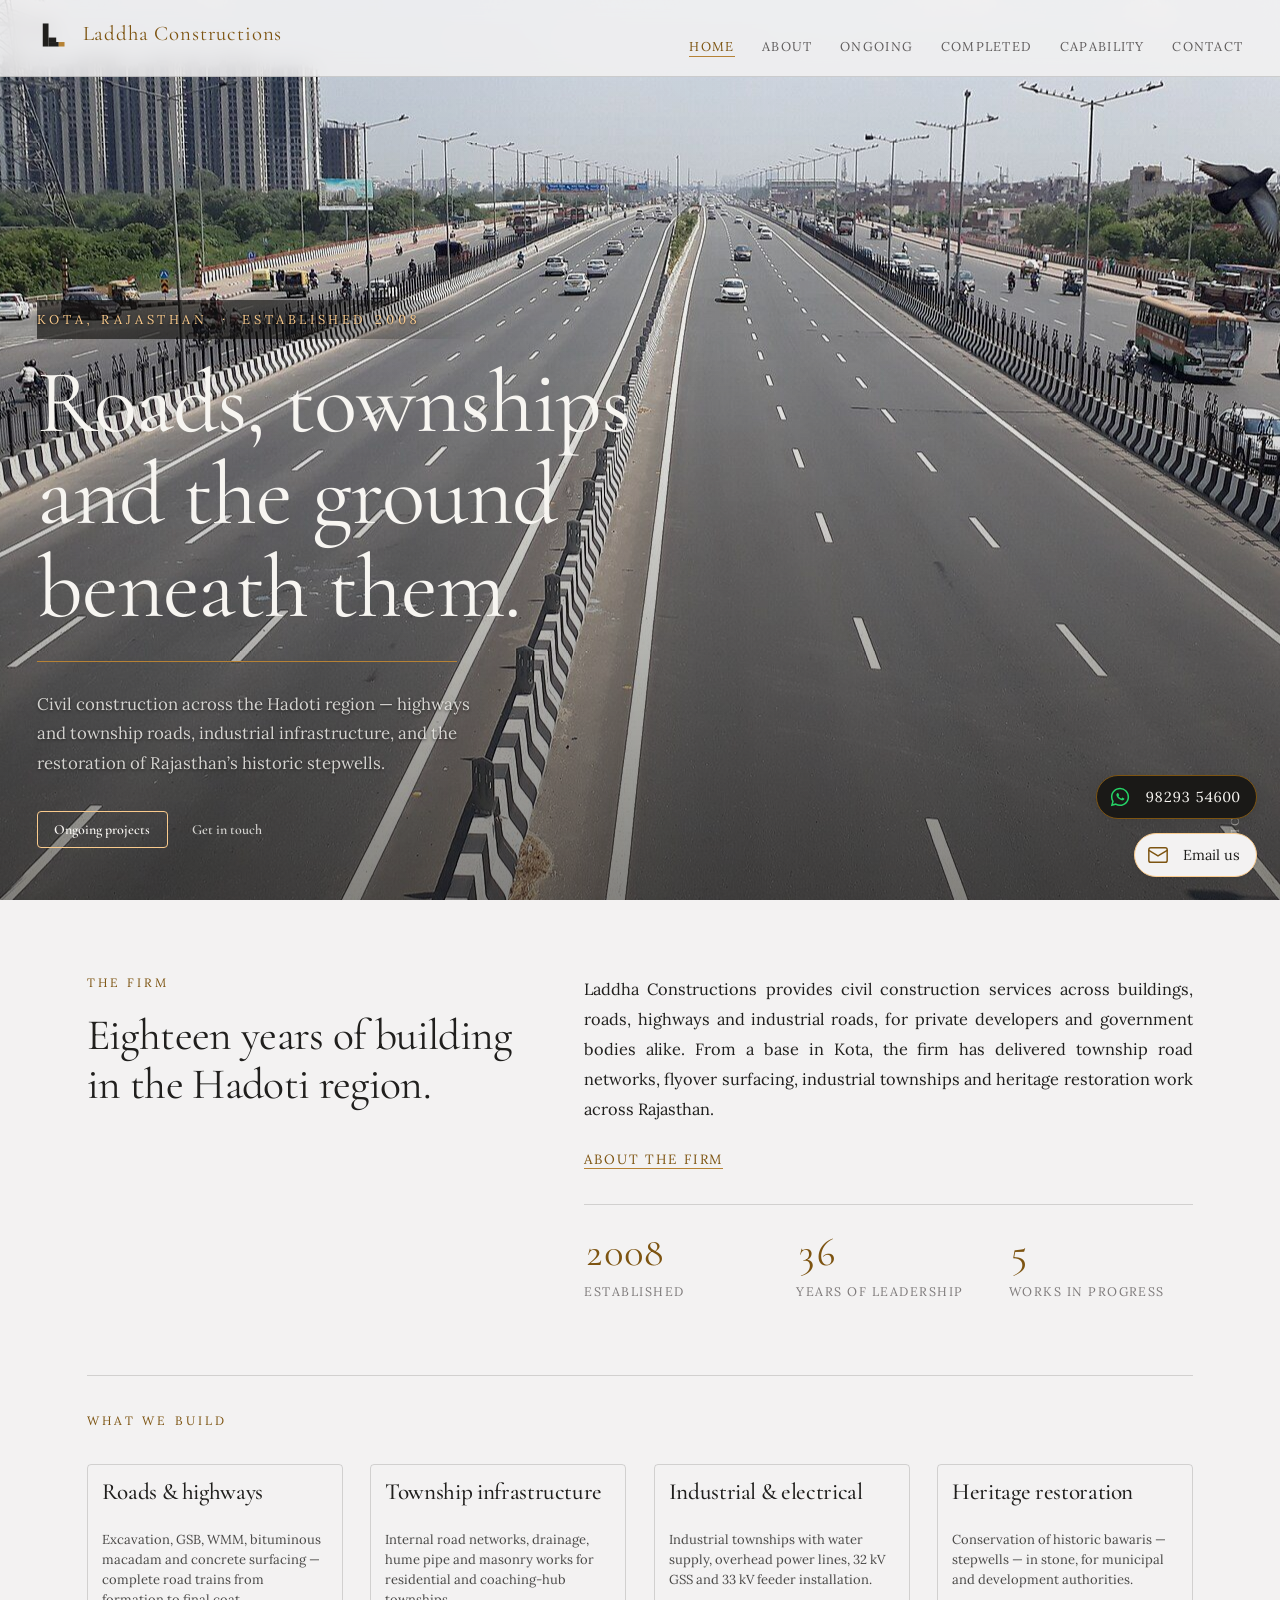
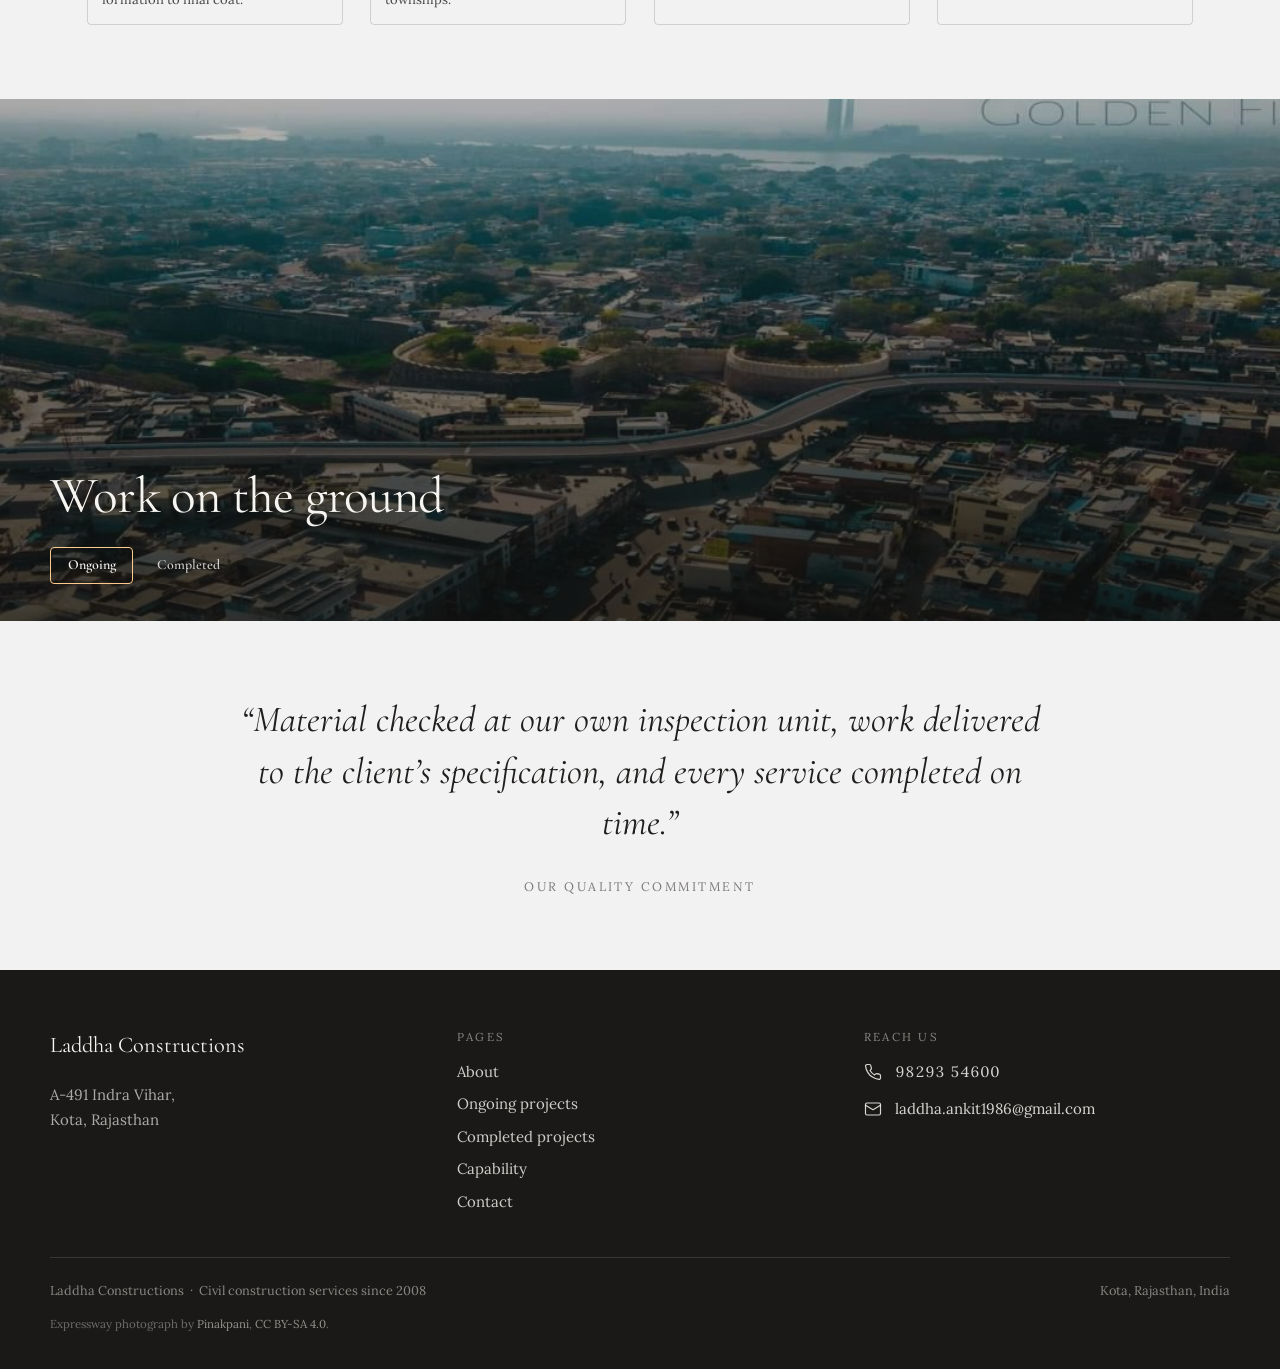
<file: index.html>
<!DOCTYPE html>
<html lang="en" class="no-js">
<head>
<meta charset="utf-8">
<meta name="viewport" content="width=device-width, initial-scale=1">
<!-- seo:start -->
<title>Laddha Constructions — Civil Contractors in Kota, Rajasthan</title>
<meta name="description" content="Civil construction across the Hadoti region since 2008 — highways, township roads, industrial infrastructure and stepwell restoration.">
<link rel="canonical" href="https://laddhaconstructions.com/">
<meta name="robots" content="index, follow, max-image-preview:large, max-snippet:-1, max-video-preview:-1">
<meta name="author" content="Laddha Constructions">
<meta name="geo.region" content="IN-RJ">
<meta name="geo.placename" content="Kota, Rajasthan">
<meta property="og:type" content="website">
<meta property="og:site_name" content="Laddha Constructions">
<meta property="og:locale" content="en_IN">
<meta property="og:title" content="Laddha Constructions — Civil Contractors in Kota, Rajasthan">
<meta property="og:description" content="Civil construction across the Hadoti region since 2008 — highways, township roads, industrial infrastructure and stepwell restoration.">
<meta property="og:url" content="https://laddhaconstructions.com/">
<meta property="og:image" content="https://laddhaconstructions.com/assets/photo-p7-1.jpg">
<meta property="og:image:width" content="1264">
<meta property="og:image:height" content="500">
<meta property="og:image:alt" content="Cement plant at Kota with silos and conveyor gallery under a bright sky">
<meta name="twitter:card" content="summary_large_image">
<meta name="twitter:title" content="Laddha Constructions — Civil Contractors in Kota, Rajasthan">
<meta name="twitter:description" content="Civil construction across the Hadoti region since 2008 — highways, township roads, industrial infrastructure and stepwell restoration.">
<meta name="twitter:image" content="https://laddhaconstructions.com/assets/photo-p7-1.jpg">
<meta name="twitter:image:alt" content="Cement plant at Kota with silos and conveyor gallery under a bright sky">
<meta name="theme-color" content="#1a1917">
<link rel="icon" href="assets/brand/laddha-favicon.svg" type="image/svg+xml">
<link rel="icon" href="assets/brand/favicon-32.png" sizes="32x32" type="image/png">
<link rel="icon" href="assets/brand/favicon-192.png" sizes="192x192" type="image/png">
<link rel="apple-touch-icon" href="assets/brand/apple-touch-icon-180.png">
<script type="application/ld+json">
{
  "@context": "https://schema.org",
  "@type": "GeneralContractor",
  "@id": "https://laddhaconstructions.com/#organization",
  "name": "Laddha Constructions",
  "url": "https://laddhaconstructions.com/",
  "logo": "https://laddhaconstructions.com/assets/brand/favicon-512.png",
  "image": "https://laddhaconstructions.com/assets/photo-p6-1.jpg",
  "description": "Civil construction firm in Kota, Rajasthan, delivering roads and highways, township infrastructure, industrial site works with electrical scope, buildings, industrial concrete and heritage stepwell restoration.",
  "foundingDate": "2008",
  "telephone": "+91-98293-54600",
  "email": "laddha.ankit1986@gmail.com",
  "address": {
    "@type": "PostalAddress",
    "streetAddress": "A-491 Indra Vihar",
    "addressLocality": "Kota",
    "addressRegion": "Rajasthan",
    "addressCountry": "IN"
  },
  "areaServed": [
    {
      "@type": "AdministrativeArea",
      "name": "Hadoti region, Rajasthan"
    },
    {
      "@type": "City",
      "name": "Kota"
    },
    {
      "@type": "City",
      "name": "Bundi"
    },
    {
      "@type": "City",
      "name": "Bhilwara"
    },
    {
      "@type": "City",
      "name": "Jaipur"
    },
    {
      "@type": "State",
      "name": "Rajasthan"
    }
  ],
  "knowsAbout": [
    "Road and highway construction",
    "Granular sub-base and wet mix macadam",
    "Bituminous macadam surfacing",
    "Township road networks and drainage",
    "Industrial site infrastructure",
    "33 kV feeder and GSS installation",
    "M-35 industrial concrete paving",
    "Bawari (stepwell) heritage restoration"
  ],
  "founder": {
    "@type": "Person",
    "name": "Ashok Laddha"
  },
  "hasMap": "https://www.google.com/maps/place/Laddha+Constructions/@25.1433019,75.843112,17z/data=!4m6!3m5!1s0x396f850041659251:0x3937f217c7374e6b!8m2!3d25.1433019!4d75.843112!16s%2Fg%2F11ntks3732",
  "geo": {
    "@type": "GeoCoordinates",
    "latitude": 25.1433019,
    "longitude": 75.843112
  },
  "sameAs": [
    "https://wa.me/919829354600",
    "https://www.google.com/maps/place/Laddha+Constructions/@25.1433019,75.843112,17z/data=!4m6!3m5!1s0x396f850041659251:0x3937f217c7374e6b!8m2!3d25.1433019!4d75.843112!16s%2Fg%2F11ntks3732"
  ]
}
</script>
<script type="application/ld+json">
{
  "@context": "https://schema.org",
  "@type": "BreadcrumbList",
  "itemListElement": [
    {
      "@type": "ListItem",
      "position": 1,
      "name": "Home",
      "item": "https://laddhaconstructions.com/"
    }
  ]
}
</script>
<!-- seo:end -->
<link rel="stylesheet" href="ds/styles.css">
<link rel="stylesheet" href="assets/css/site.css">
</head>
<body>

<header class="site-header site-header--home">
  <a class="site-brand" href="index.html"><img class="site-mark" src="assets/brand/laddha-favicon.svg" alt="" width="30" height="30" aria-hidden="true"><span class="site-brand-text">Laddha <span>Constructions</span></span></a>
  <input class="nav-toggle" type="checkbox" id="nav-toggle" aria-label="Toggle navigation">
  <label class="nav-toggle-label" for="nav-toggle" aria-hidden="true">
    <svg viewBox="0 0 24 24" width="22" height="22" fill="none" stroke="currentColor" stroke-width="1.6" stroke-linecap="round"><path d="M3 6h18M3 12h18M3 18h18"></path></svg>
  </label>
  <nav class="site-nav" aria-label="Primary">
    <a href="index.html" aria-current="page">Home</a>
    <a href="about.html">About</a>
    <a href="ongoing-projects.html">Ongoing</a>
    <a href="completed-projects.html">Completed</a>
    <a href="capability.html">Capability</a>
    <a href="contact.html">Contact</a>
  </nav>
</header>

<main>

  <section class="hero hero--home">
    <div class="hero-frame">
      <!-- Three slides crossfading on a 27s cycle. Only the first carries alt
           text: the other two are decorative repeats of the same idea, and a
           screen reader announcing all three would be noise. -->
      <img src="assets/photo-p7-1.jpg" alt="Cement plant at Kota with silos and conveyor gallery under a bright sky" fetchpriority="high" decoding="async">
      <img src="assets/hero-buildings.jpg" alt="" aria-hidden="true" loading="lazy" decoding="async">
      <img src="assets/hero-highway.jpg" alt="" aria-hidden="true" loading="lazy" decoding="async">
    </div>
    <div class="hero-scrim"></div>
    <div class="hero-copy">
      <p class="hero-kicker">Kota, Rajasthan &nbsp;·&nbsp; Established 2008</p>
      <h1 class="hero-title">Roads, townships<br>and the ground<br>beneath them.</h1>
      <div class="hero-rule"></div>
      <p class="hero-lede">Civil construction across the Hadoti region — highways and township roads, industrial infrastructure, and the restoration of Rajasthan&rsquo;s historic stepwells.</p>
      <div class="hero-actions">
        <a href="ongoing-projects.html" class="btn btn-primary btn-on-dark">Ongoing projects</a>
        <a href="contact.html" class="btn btn-ghost btn-ghost-on-dark">Get in touch</a>
      </div>
    </div>
    <div class="hero-scroll" aria-hidden="true">Scroll</div>
  </section>

  <section class="section">
    <div class="split split--firm">
      <div data-reveal>
        <p class="kicker">The firm</p>
        <h2 class="h-section">Eighteen years of building in the Hadoti region.</h2>
      </div>
      <div data-reveal style="animation-delay: .18s;">
        <p class="prose">Laddha Constructions provides civil construction services across buildings, roads, highways and industrial roads, for private developers and government bodies alike. From a base in Kota, the firm has delivered township road networks, flyover surfacing, industrial townships and heritage restoration work across Rajasthan.</p>
        <a href="about.html" class="link-more">About the firm</a>
        <div class="stats">
          <div>
            <p class="stat-figure">2008</p>
            <p class="stat-label">Established</p>
          </div>
          <div>
            <p class="stat-figure">36</p>
            <p class="stat-label">Years of leadership</p>
          </div>
          <div>
            <p class="stat-figure">5</p>
            <p class="stat-label">Works in progress</p>
          </div>
        </div>
      </div>
    </div>
  </section>

  <section class="section section--top-flush">
    <div class="section-rule" data-reveal>
      <p class="kicker kicker--loose">What we build</p>
      <div class="cards">
        <div class="card" data-reveal>
          <h3 class="card-title h-card">Roads &amp; highways</h3>
          <p class="card-body">Excavation, GSB, WMM, bituminous macadam and concrete surfacing — complete road trains from formation to final coat.</p>
        </div>
        <div class="card" data-reveal style="animation-delay: .12s;">
          <h3 class="card-title h-card">Township infrastructure</h3>
          <p class="card-body">Internal road networks, drainage, hume pipe and masonry works for residential and coaching-hub townships.</p>
        </div>
        <div class="card" data-reveal style="animation-delay: .24s;">
          <h3 class="card-title h-card">Industrial &amp; electrical</h3>
          <p class="card-body">Industrial townships with water supply, overhead power lines, 32&nbsp;kV GSS and 33&nbsp;kV feeder installation.</p>
        </div>
        <div class="card" data-reveal style="animation-delay: .36s;">
          <h3 class="card-title h-card">Heritage restoration</h3>
          <p class="card-body">Conservation of historic bawaris — stepwells — in stone, for municipal and development authorities.</p>
        </div>
      </div>
    </div>
  </section>

  <section class="image-band">
    <img src="assets/photo-p11-1.jpg" alt="Aerial view of a completed flyover crossing Kota">
    <div class="hero-scrim"></div>
    <div class="image-band-copy">
      <div class="wrap">
        <h2 class="h-band">Work on the ground</h2>
        <div class="hero-actions" style="animation: none;">
          <a href="ongoing-projects.html" class="btn btn-primary btn-on-dark">Ongoing</a>
          <a href="completed-projects.html" class="btn btn-ghost btn-ghost-on-dark">Completed</a>
        </div>
      </div>
    </div>
  </section>

  <section class="section" style="max-width: 900px; text-align: center;">
    <blockquote class="quote" data-reveal>&ldquo;Material checked at our own inspection unit, work delivered to the client&rsquo;s specification, and every service completed on time.&rdquo;</blockquote>
    <p class="quote-caption" data-reveal style="animation-delay: .2s;">Our quality commitment</p>
  </section>

</main>

<footer class="site-footer">
  <div class="site-footer-grid">
    <div>
      <p class="footer-brand">Laddha Constructions</p>
      <p class="footer-address">A-491 Indra Vihar,<br>Kota, Rajasthan</p>
    </div>
    <div>
      <p class="footer-label">Pages</p>
      <div class="footer-links">
        <a href="about.html">About</a>
        <a href="ongoing-projects.html">Ongoing projects</a>
        <a href="completed-projects.html">Completed projects</a>
        <a href="capability.html">Capability</a>
        <a href="contact.html">Contact</a>
      </div>
    </div>
    <div>
      <p class="footer-label">Reach us</p>
      <div class="footer-reach">
        <a class="tnum" href="tel:+919829354600">
          <svg viewBox="0 0 24 24" width="18" height="18" fill="none" stroke="currentColor" stroke-width="1.6" stroke-linecap="round" stroke-linejoin="round" aria-hidden="true"><path d="M22 16.9v3a2 2 0 0 1-2.2 2 19.8 19.8 0 0 1-8.6-3.1 19.5 19.5 0 0 1-6-6A19.8 19.8 0 0 1 2.1 4.2 2 2 0 0 1 4.1 2h3a2 2 0 0 1 2 1.7c.1 1 .4 1.9.7 2.8a2 2 0 0 1-.5 2.1L8.1 9.9a16 16 0 0 0 6 6l1.3-1.2a2 2 0 0 1 2.1-.5c.9.3 1.8.6 2.8.7a2 2 0 0 1 1.7 2Z"></path></svg>
          98293 54600
        </a>
        <a class="brk" href="mailto:laddha.ankit1986@gmail.com">
          <svg viewBox="0 0 24 24" width="18" height="18" fill="none" stroke="currentColor" stroke-width="1.6" stroke-linecap="round" stroke-linejoin="round" aria-hidden="true"><rect x="2" y="4" width="20" height="16" rx="2"></rect><path d="m22 7-10 6L2 7"></path></svg>
          laddha.ankit1986@gmail.com
        </a>
      </div>
    </div>
  </div>
  <div class="site-footer-bar">
    <span>Laddha Constructions &nbsp;·&nbsp; Civil construction services since 2008</span>
    <span>Kota, Rajasthan, India</span>
  </div>
  <!-- CC BY-SA 4.0 obliges us to credit the author and name the licence
       wherever the image is used. The other two hero slides are the firm's own
       work and an Unsplash-licensed photograph, neither of which needs credit. -->
  <div class="site-footer-credit">
    Expressway photograph by
    <a href="https://commons.wikimedia.org/wiki/File:Delhi%E2%80%93Meerut_Expressway_in_Ghaziabad_03.jpg" target="_blank" rel="noopener">Pinakpani</a>,
    <a href="https://creativecommons.org/licenses/by-sa/4.0" target="_blank" rel="noopener">CC BY-SA 4.0</a>.
  </div>
</footer>

<div class="contact-dock">
  <a class="dock-pill dock-pill--wa" href="https://wa.me/919829354600" target="_blank" rel="noopener" title="WhatsApp 98293 54600">
    <svg viewBox="0 0 24 24" width="22" height="22" fill="#25D366" aria-hidden="true"><path d="M12.04 2C6.58 2 2.13 6.45 2.13 11.91c0 1.75.46 3.45 1.32 4.95L2 22l5.25-1.38a9.9 9.9 0 0 0 4.79 1.22h.01c5.46 0 9.91-4.45 9.91-9.91 0-2.65-1.03-5.14-2.9-7.01A9.82 9.82 0 0 0 12.04 2Zm0 1.67c2.2 0 4.27.86 5.83 2.42a8.19 8.19 0 0 1 2.41 5.82c0 4.54-3.7 8.24-8.25 8.24a8.23 8.23 0 0 1-4.2-1.15l-.3-.18-3.12.82.83-3.04-.2-.31a8.19 8.19 0 0 1-1.26-4.38c0-4.54 3.7-8.24 8.26-8.24Zm-2.6 4.1c-.14 0-.37.05-.56.26-.19.21-.74.72-.74 1.75s.76 2.03.86 2.17c.11.14 1.48 2.26 3.6 3.17.5.22.89.35 1.2.45.5.16.96.14 1.32.08.4-.06 1.24-.5 1.42-1 .18-.49.18-.91.12-1-.05-.09-.19-.14-.4-.24-.21-.11-1.24-.61-1.44-.68-.19-.07-.33-.1-.47.1-.14.21-.53.68-.65.82-.12.14-.24.16-.44.05-.21-.1-.88-.32-1.68-1.03-.62-.55-1.04-1.24-1.16-1.44-.12-.21-.01-.32.09-.42.09-.09.21-.24.31-.36.11-.12.14-.21.21-.35.07-.14.04-.26-.02-.36-.05-.11-.46-1.14-.64-1.55-.17-.41-.34-.36-.47-.36h-.4Z"/></svg>
    <span class="dock-label">98293 54600</span>
  </a>
  <a class="dock-pill dock-pill--mail" href="mailto:laddha.ankit1986@gmail.com" title="Email laddha.ankit1986@gmail.com">
    <svg viewBox="0 0 24 24" width="22" height="22" fill="none" stroke="var(--color-accent-700)" stroke-width="1.6" stroke-linecap="round" stroke-linejoin="round" aria-hidden="true"><rect x="2" y="4" width="20" height="16" rx="2"></rect><path d="m22 7-10 6L2 7"></path></svg>
    <span class="dock-label">Email us</span>
  </a>
</div>

<script src="assets/js/reveal.js" defer></script>
</body>
</html>
</file>
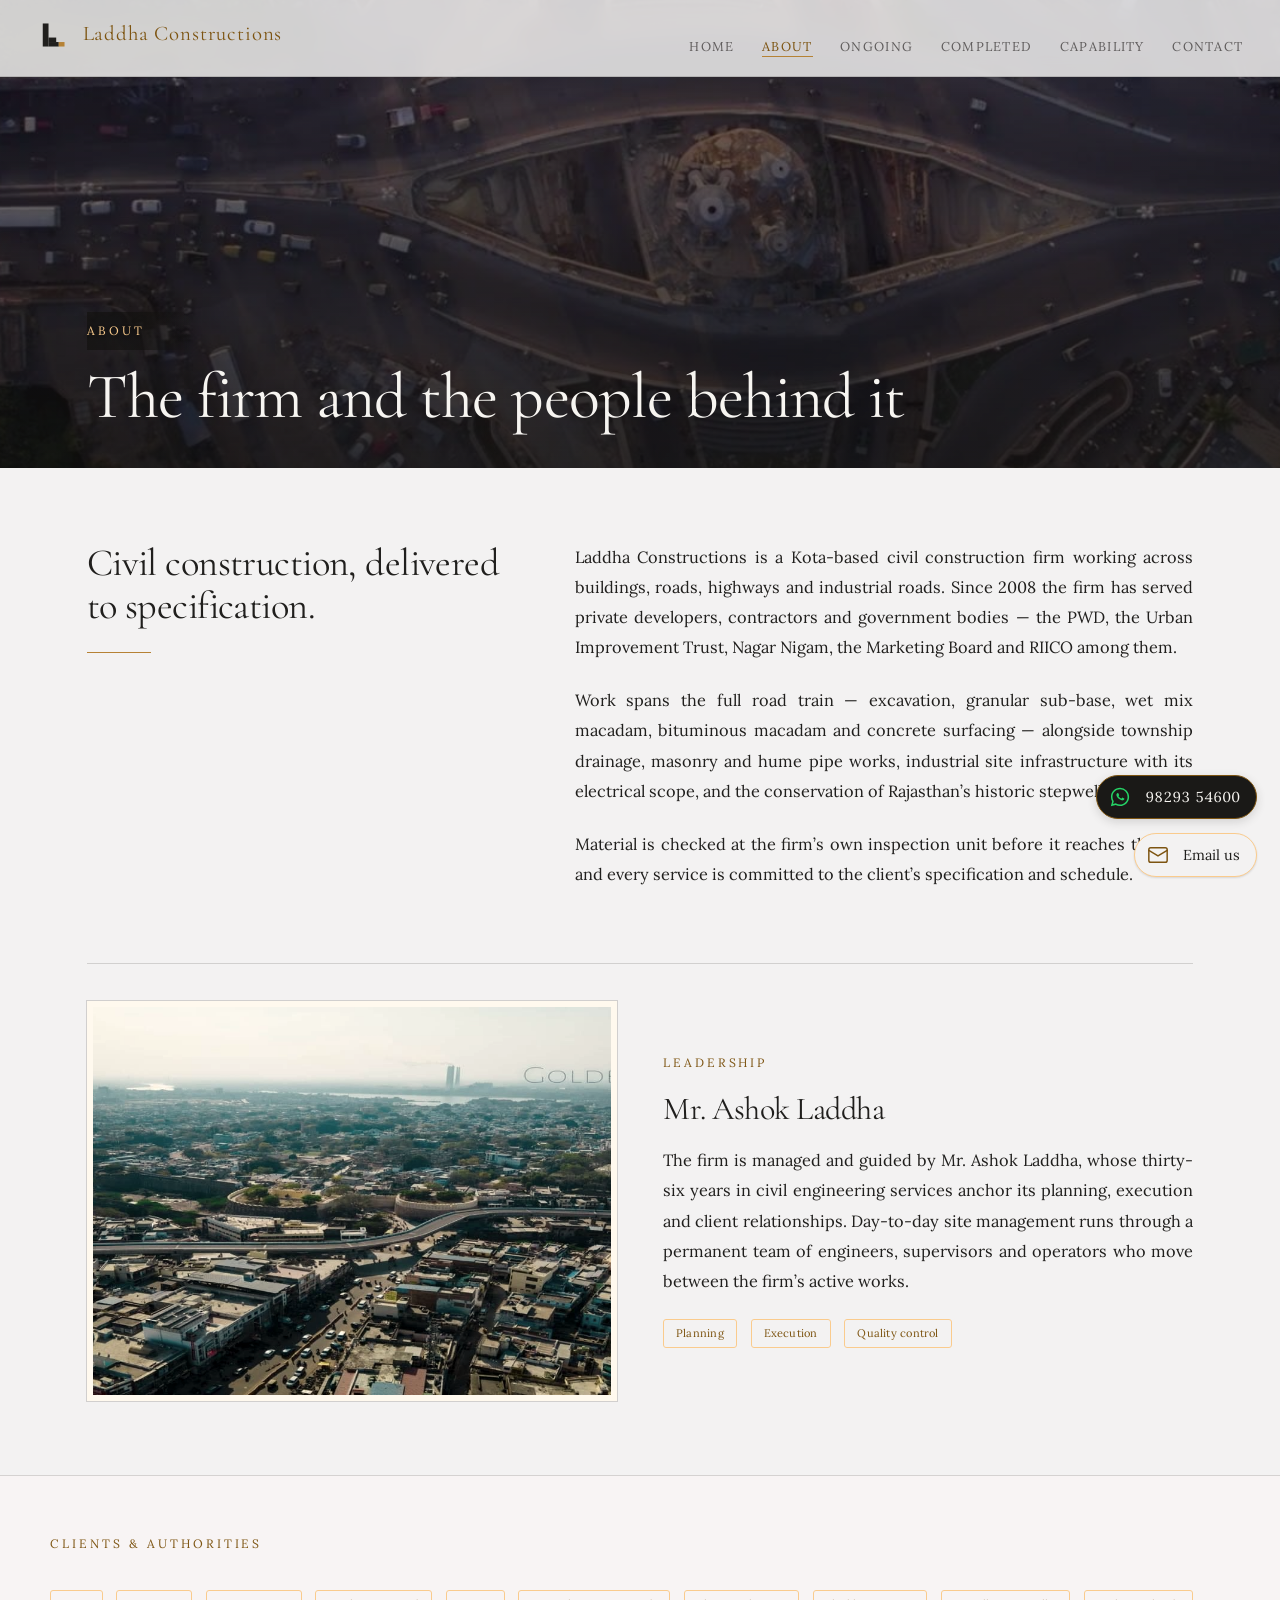
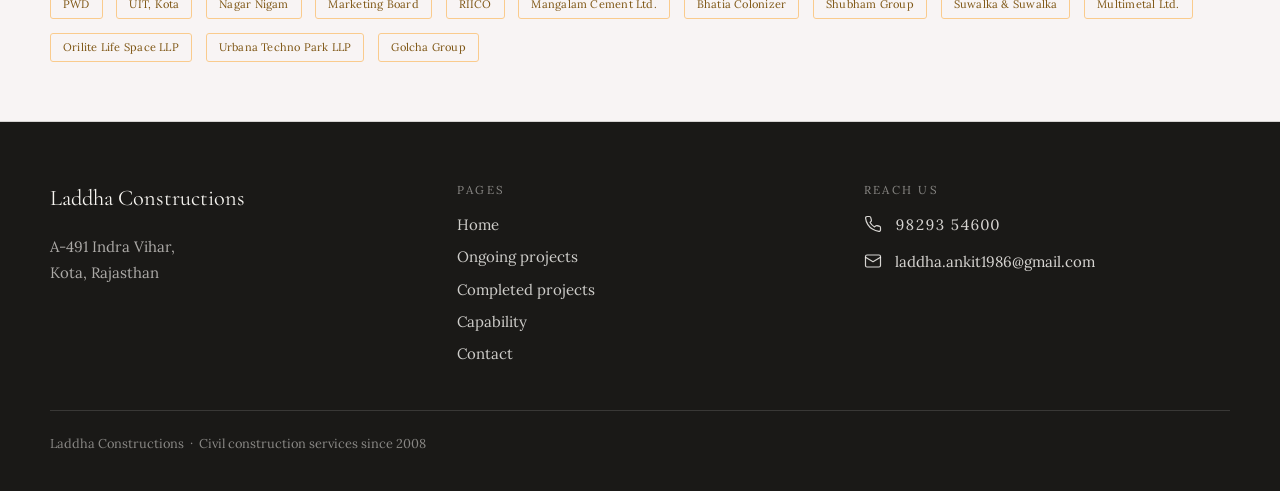
<file: about.html>
<!DOCTYPE html>
<html lang="en" class="no-js">
<head>
<meta charset="utf-8">
<meta name="viewport" content="width=device-width, initial-scale=1">
<!-- seo:start -->
<title>About the Firm — Laddha Constructions, Kota</title>
<meta name="description" content="A Kota civil construction firm building roads, highways and townships since 2008 — for PWD, UIT Kota, Nagar Nigam, RIICO and developers.">
<link rel="canonical" href="https://laddhaconstructions.com/about.html">
<meta name="robots" content="index, follow, max-image-preview:large, max-snippet:-1, max-video-preview:-1">
<meta name="author" content="Laddha Constructions">
<meta name="geo.region" content="IN-RJ">
<meta name="geo.placename" content="Kota, Rajasthan">
<meta property="og:type" content="website">
<meta property="og:site_name" content="Laddha Constructions">
<meta property="og:locale" content="en_IN">
<meta property="og:title" content="About the Firm — Laddha Constructions, Kota">
<meta property="og:description" content="A Kota civil construction firm building roads, highways and townships since 2008 — for PWD, UIT Kota, Nagar Nigam, RIICO and developers.">
<meta property="og:url" content="https://laddhaconstructions.com/about.html">
<meta property="og:image" content="https://laddhaconstructions.com/assets/photo-p9-1.jpg">
<meta property="og:image:width" content="1280">
<meta property="og:image:height" content="720">
<meta property="og:image:alt" content="Aerial view of a road interchange under construction">
<meta name="twitter:card" content="summary_large_image">
<meta name="twitter:title" content="About the Firm — Laddha Constructions, Kota">
<meta name="twitter:description" content="A Kota civil construction firm building roads, highways and townships since 2008 — for PWD, UIT Kota, Nagar Nigam, RIICO and developers.">
<meta name="twitter:image" content="https://laddhaconstructions.com/assets/photo-p9-1.jpg">
<meta name="twitter:image:alt" content="Aerial view of a road interchange under construction">
<meta name="theme-color" content="#1a1917">
<link rel="icon" href="assets/brand/laddha-favicon.svg" type="image/svg+xml">
<link rel="icon" href="assets/brand/favicon-32.png" sizes="32x32" type="image/png">
<link rel="icon" href="assets/brand/favicon-192.png" sizes="192x192" type="image/png">
<link rel="apple-touch-icon" href="assets/brand/apple-touch-icon-180.png">
<script type="application/ld+json">
{
  "@context": "https://schema.org",
  "@type": "GeneralContractor",
  "@id": "https://laddhaconstructions.com/#organization",
  "name": "Laddha Constructions",
  "url": "https://laddhaconstructions.com/",
  "logo": "https://laddhaconstructions.com/assets/brand/favicon-512.png",
  "image": "https://laddhaconstructions.com/assets/photo-p6-1.jpg",
  "description": "Civil construction firm in Kota, Rajasthan, delivering roads and highways, township infrastructure, industrial site works with electrical scope, buildings, industrial concrete and heritage stepwell restoration.",
  "foundingDate": "2008",
  "telephone": "+91-98293-54600",
  "email": "laddha.ankit1986@gmail.com",
  "address": {
    "@type": "PostalAddress",
    "streetAddress": "A-491 Indra Vihar",
    "addressLocality": "Kota",
    "addressRegion": "Rajasthan",
    "addressCountry": "IN"
  },
  "areaServed": [
    {
      "@type": "AdministrativeArea",
      "name": "Hadoti region, Rajasthan"
    },
    {
      "@type": "City",
      "name": "Kota"
    },
    {
      "@type": "City",
      "name": "Bundi"
    },
    {
      "@type": "City",
      "name": "Bhilwara"
    },
    {
      "@type": "City",
      "name": "Jaipur"
    },
    {
      "@type": "State",
      "name": "Rajasthan"
    }
  ],
  "knowsAbout": [
    "Road and highway construction",
    "Granular sub-base and wet mix macadam",
    "Bituminous macadam surfacing",
    "Township road networks and drainage",
    "Industrial site infrastructure",
    "33 kV feeder and GSS installation",
    "M-35 industrial concrete paving",
    "Bawari (stepwell) heritage restoration"
  ],
  "founder": {
    "@type": "Person",
    "name": "Ashok Laddha"
  },
  "hasMap": "https://www.google.com/maps/place/Laddha+Constructions/@25.1433019,75.843112,17z/data=!4m6!3m5!1s0x396f850041659251:0x3937f217c7374e6b!8m2!3d25.1433019!4d75.843112!16s%2Fg%2F11ntks3732",
  "geo": {
    "@type": "GeoCoordinates",
    "latitude": 25.1433019,
    "longitude": 75.843112
  },
  "sameAs": [
    "https://wa.me/919829354600",
    "https://www.google.com/maps/place/Laddha+Constructions/@25.1433019,75.843112,17z/data=!4m6!3m5!1s0x396f850041659251:0x3937f217c7374e6b!8m2!3d25.1433019!4d75.843112!16s%2Fg%2F11ntks3732"
  ]
}
</script>
<script type="application/ld+json">
{
  "@context": "https://schema.org",
  "@type": "BreadcrumbList",
  "itemListElement": [
    {
      "@type": "ListItem",
      "position": 1,
      "name": "Home",
      "item": "https://laddhaconstructions.com/"
    },
    {
      "@type": "ListItem",
      "position": 2,
      "name": "About",
      "item": "https://laddhaconstructions.com/about.html"
    }
  ]
}
</script>
<!-- seo:end -->
<link rel="stylesheet" href="ds/styles.css">
<link rel="stylesheet" href="assets/css/site.css">
</head>
<body>

<header class="site-header">
  <a class="site-brand" href="index.html"><img class="site-mark" src="assets/brand/laddha-favicon.svg" alt="" width="30" height="30" aria-hidden="true"><span class="site-brand-text">Laddha <span>Constructions</span></span></a>
  <input class="nav-toggle" type="checkbox" id="nav-toggle" aria-label="Toggle navigation">
  <label class="nav-toggle-label" for="nav-toggle" aria-hidden="true">
    <svg viewBox="0 0 24 24" width="22" height="22" fill="none" stroke="currentColor" stroke-width="1.6" stroke-linecap="round"><path d="M3 6h18M3 12h18M3 18h18"></path></svg>
  </label>
  <nav class="site-nav" aria-label="Primary">
    <a href="index.html">Home</a>
    <a href="about.html" aria-current="page">About</a>
    <a href="ongoing-projects.html">Ongoing</a>
    <a href="completed-projects.html">Completed</a>
    <a href="capability.html">Capability</a>
    <a href="contact.html">Contact</a>
  </nav>
</header>

<main>

  <section class="hero hero--sub">
    <div class="hero-frame">
      <img src="assets/photo-p9-1.jpg" alt="Aerial view of a road interchange under construction">
    </div>
    <div class="hero-scrim"></div>
    <div class="hero-copy">
      <p class="hero-kicker">About</p>
      <h1 class="hero-title">The firm and the people behind it</h1>
    </div>
  </section>

  <section class="section">
    <div class="split split--intro">
      <div data-reveal>
        <h2 class="h-lead">Civil construction, delivered to specification.</h2>
        <div class="rule-short"></div>
      </div>
      <div data-reveal style="animation-delay: .15s;">
        <p class="prose">Laddha Constructions is a Kota-based civil construction firm working across buildings, roads, highways and industrial roads. Since 2008 the firm has served private developers, contractors and government bodies — the PWD, the Urban Improvement Trust, Nagar Nigam, the Marketing Board and RIICO among them.</p>
        <p class="prose">Work spans the full road train — excavation, granular sub-base, wet mix macadam, bituminous macadam and concrete surfacing — alongside township drainage, masonry and hume pipe works, industrial site infrastructure with its electrical scope, and the conservation of Rajasthan&rsquo;s historic stepwells.</p>
        <p class="prose">Material is checked at the firm&rsquo;s own inspection unit before it reaches the site, and every service is committed to the client&rsquo;s specification and schedule.</p>
      </div>
    </div>
  </section>

  <section class="section section--top-flush">
    <div class="section-rule split split--even" data-reveal>
      <figure class="plate plate--43">
        <img src="assets/photo-p11-1.jpg" alt="Completed flyover running through Kota">
      </figure>
      <div>
        <p class="kicker">Leadership</p>
        <h3 class="h-project">Mr. Ashok Laddha</h3>
        <p class="prose">The firm is managed and guided by Mr. Ashok Laddha, whose thirty-six years in civil engineering services anchor its planning, execution and client relationships. Day-to-day site management runs through a permanent team of engineers, supervisors and operators who move between the firm&rsquo;s active works.</p>
        <div class="chips">
          <span class="tag tag-outline chip">Planning</span>
          <span class="tag tag-outline chip">Execution</span>
          <span class="tag tag-outline chip">Quality control</span>
        </div>
      </div>
    </div>
  </section>

  <section class="band">
    <div class="wrap">
      <p class="kicker kicker--wide" data-reveal>Clients &amp; authorities</p>
      <div class="chips" data-reveal>
        <span class="tag tag-outline chip">PWD</span>
        <span class="tag tag-outline chip">UIT, Kota</span>
        <span class="tag tag-outline chip">Nagar Nigam</span>
        <span class="tag tag-outline chip">Marketing Board</span>
        <span class="tag tag-outline chip">RIICO</span>
        <span class="tag tag-outline chip">Mangalam Cement Ltd.</span>
        <span class="tag tag-outline chip">Bhatia Colonizer</span>
        <span class="tag tag-outline chip">Shubham Group</span>
        <span class="tag tag-outline chip">Suwalka &amp; Suwalka</span>
        <span class="tag tag-outline chip">Multimetal Ltd.</span>
        <span class="tag tag-outline chip">Orilite Life Space LLP</span>
        <span class="tag tag-outline chip">Urbana Techno Park LLP</span>
        <span class="tag tag-outline chip">Golcha Group</span>
      </div>
    </div>
  </section>

</main>

<footer class="site-footer">
  <div class="site-footer-grid">
    <div>
      <p class="footer-brand">Laddha Constructions</p>
      <p class="footer-address">A-491 Indra Vihar,<br>Kota, Rajasthan</p>
    </div>
    <div>
      <p class="footer-label">Pages</p>
      <div class="footer-links">
        <a href="index.html">Home</a>
        <a href="ongoing-projects.html">Ongoing projects</a>
        <a href="completed-projects.html">Completed projects</a>
        <a href="capability.html">Capability</a>
        <a href="contact.html">Contact</a>
      </div>
    </div>
    <div>
      <p class="footer-label">Reach us</p>
      <div class="footer-reach">
        <a class="tnum" href="tel:+919829354600">
          <svg viewBox="0 0 24 24" width="18" height="18" fill="none" stroke="currentColor" stroke-width="1.6" stroke-linecap="round" stroke-linejoin="round" aria-hidden="true"><path d="M22 16.9v3a2 2 0 0 1-2.2 2 19.8 19.8 0 0 1-8.6-3.1 19.5 19.5 0 0 1-6-6A19.8 19.8 0 0 1 2.1 4.2 2 2 0 0 1 4.1 2h3a2 2 0 0 1 2 1.7c.1 1 .4 1.9.7 2.8a2 2 0 0 1-.5 2.1L8.1 9.9a16 16 0 0 0 6 6l1.3-1.2a2 2 0 0 1 2.1-.5c.9.3 1.8.6 2.8.7a2 2 0 0 1 1.7 2Z"></path></svg>
          98293 54600
        </a>
        <a class="brk" href="mailto:laddha.ankit1986@gmail.com">
          <svg viewBox="0 0 24 24" width="18" height="18" fill="none" stroke="currentColor" stroke-width="1.6" stroke-linecap="round" stroke-linejoin="round" aria-hidden="true"><rect x="2" y="4" width="20" height="16" rx="2"></rect><path d="m22 7-10 6L2 7"></path></svg>
          laddha.ankit1986@gmail.com
        </a>
      </div>
    </div>
  </div>
  <div class="site-footer-bar">
    <span>Laddha Constructions &nbsp;·&nbsp; Civil construction services since 2008</span>
  </div>
</footer>

<div class="contact-dock">
  <a class="dock-pill dock-pill--wa" href="https://wa.me/919829354600" target="_blank" rel="noopener" title="WhatsApp 98293 54600">
    <svg viewBox="0 0 24 24" width="22" height="22" fill="#25D366" aria-hidden="true"><path d="M12.04 2C6.58 2 2.13 6.45 2.13 11.91c0 1.75.46 3.45 1.32 4.95L2 22l5.25-1.38a9.9 9.9 0 0 0 4.79 1.22h.01c5.46 0 9.91-4.45 9.91-9.91 0-2.65-1.03-5.14-2.9-7.01A9.82 9.82 0 0 0 12.04 2Zm0 1.67c2.2 0 4.27.86 5.83 2.42a8.19 8.19 0 0 1 2.41 5.82c0 4.54-3.7 8.24-8.25 8.24a8.23 8.23 0 0 1-4.2-1.15l-.3-.18-3.12.82.83-3.04-.2-.31a8.19 8.19 0 0 1-1.26-4.38c0-4.54 3.7-8.24 8.26-8.24Zm-2.6 4.1c-.14 0-.37.05-.56.26-.19.21-.74.72-.74 1.75s.76 2.03.86 2.17c.11.14 1.48 2.26 3.6 3.17.5.22.89.35 1.2.45.5.16.96.14 1.32.08.4-.06 1.24-.5 1.42-1 .18-.49.18-.91.12-1-.05-.09-.19-.14-.4-.24-.21-.11-1.24-.61-1.44-.68-.19-.07-.33-.1-.47.1-.14.21-.53.68-.65.82-.12.14-.24.16-.44.05-.21-.1-.88-.32-1.68-1.03-.62-.55-1.04-1.24-1.16-1.44-.12-.21-.01-.32.09-.42.09-.09.21-.24.31-.36.11-.12.14-.21.21-.35.07-.14.04-.26-.02-.36-.05-.11-.46-1.14-.64-1.55-.17-.41-.34-.36-.47-.36h-.4Z"/></svg>
    <span class="dock-label">98293 54600</span>
  </a>
  <a class="dock-pill dock-pill--mail" href="mailto:laddha.ankit1986@gmail.com" title="Email laddha.ankit1986@gmail.com">
    <svg viewBox="0 0 24 24" width="22" height="22" fill="none" stroke="var(--color-accent-700)" stroke-width="1.6" stroke-linecap="round" stroke-linejoin="round" aria-hidden="true"><rect x="2" y="4" width="20" height="16" rx="2"></rect><path d="m22 7-10 6L2 7"></path></svg>
    <span class="dock-label">Email us</span>
  </a>
</div>

<script src="assets/js/reveal.js" defer></script>
</body>
</html>
</file>
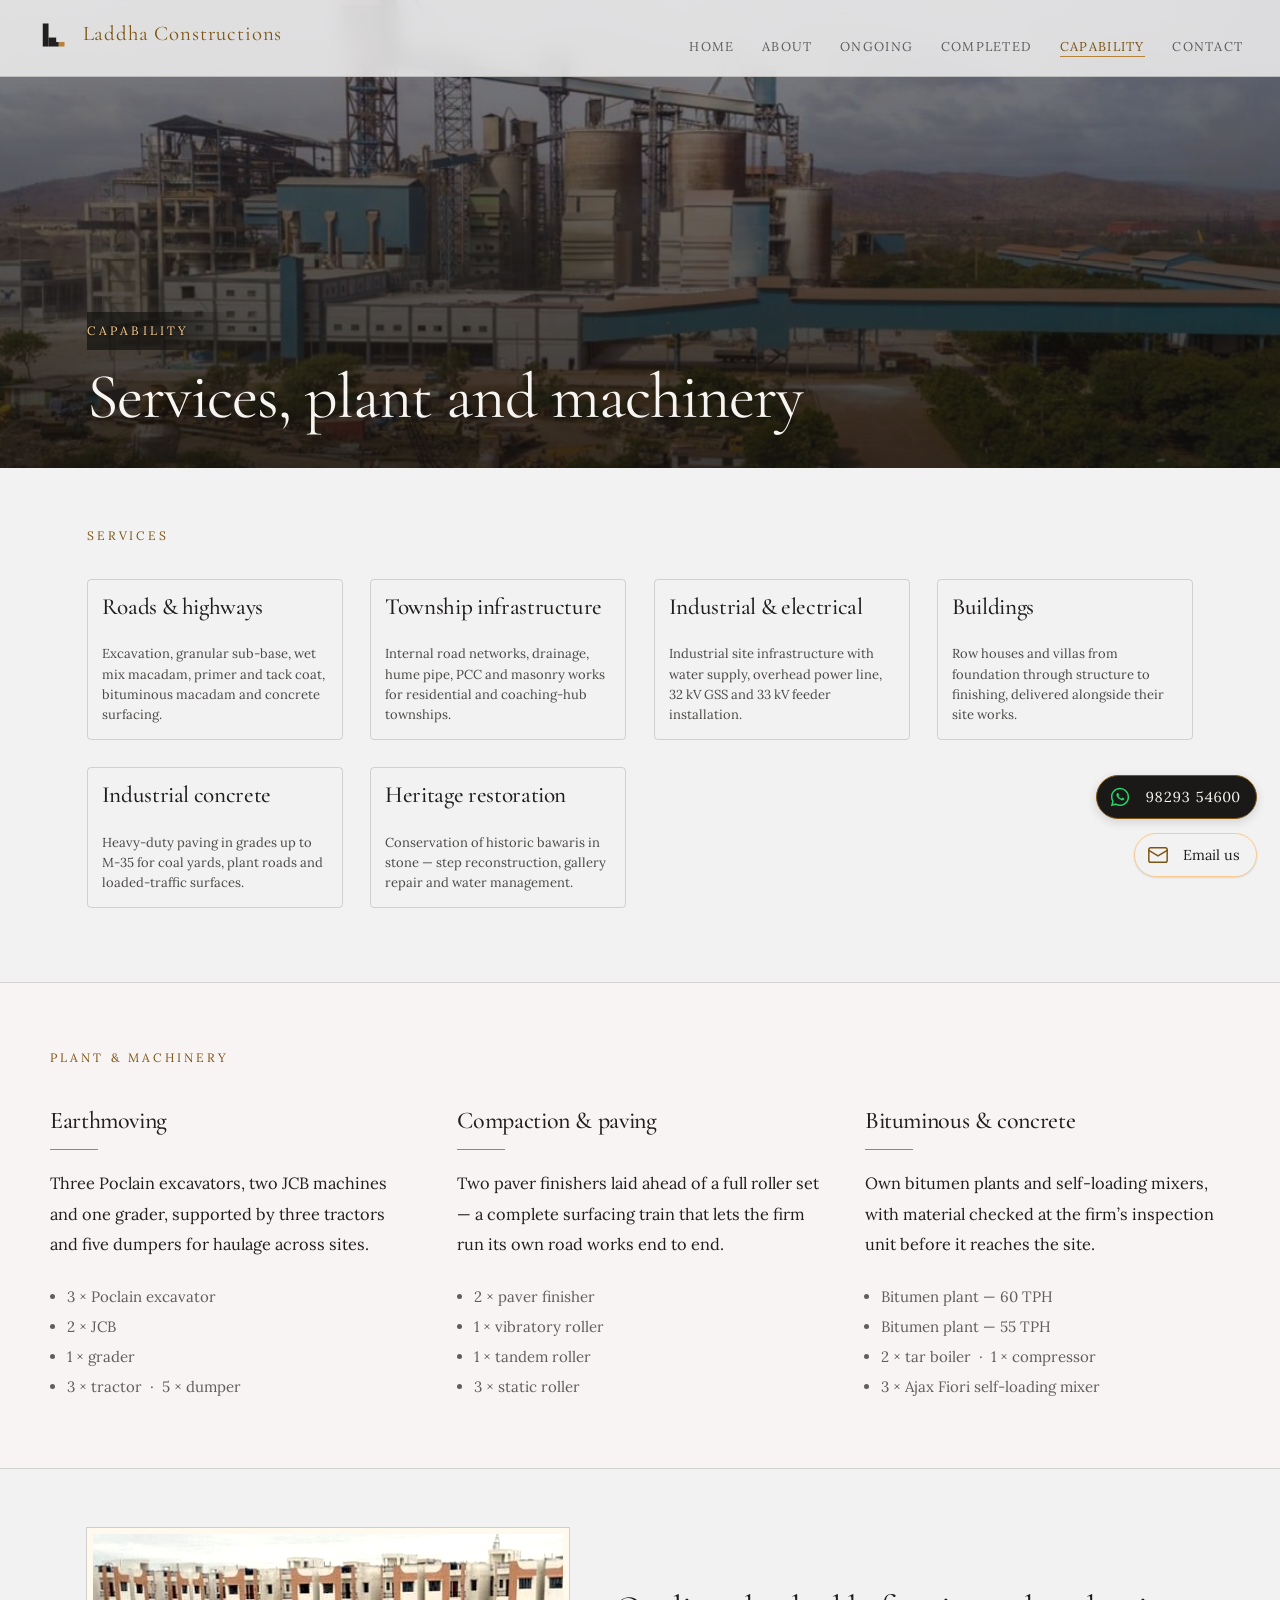
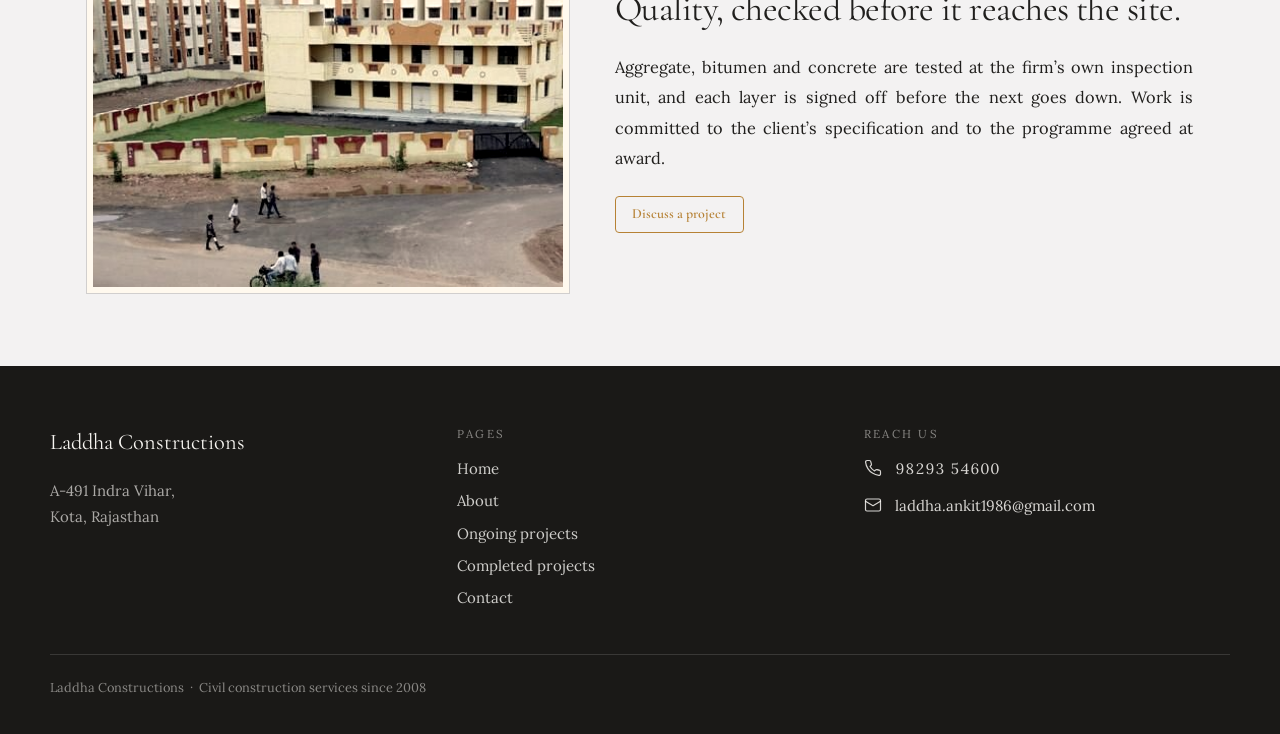
<file: capability.html>
<!DOCTYPE html>
<html lang="en" class="no-js">
<head>
<meta charset="utf-8">
<meta name="viewport" content="width=device-width, initial-scale=1">
<!-- seo:start -->
<title>Services, Plant & Machinery — Laddha Constructions</title>
<meta name="description" content="Construction services backed by owned plant — excavators, paver finishers, rollers, 60 TPH bitumen plants and in-house material testing.">
<link rel="canonical" href="https://laddhaconstructions.com/capability.html">
<meta name="robots" content="index, follow, max-image-preview:large, max-snippet:-1, max-video-preview:-1">
<meta name="author" content="Laddha Constructions">
<meta name="geo.region" content="IN-RJ">
<meta name="geo.placename" content="Kota, Rajasthan">
<meta property="og:type" content="website">
<meta property="og:site_name" content="Laddha Constructions">
<meta property="og:locale" content="en_IN">
<meta property="og:title" content="Services, Plant & Machinery — Laddha Constructions">
<meta property="og:description" content="Construction services backed by owned plant — excavators, paver finishers, rollers, 60 TPH bitumen plants and in-house material testing.">
<meta property="og:url" content="https://laddhaconstructions.com/capability.html">
<meta property="og:image" content="https://laddhaconstructions.com/assets/photo-p7-1.jpg">
<meta property="og:image:width" content="1264">
<meta property="og:image:height" content="500">
<meta property="og:image:alt" content="Industrial plant with silos and conveyor gallery">
<meta name="twitter:card" content="summary_large_image">
<meta name="twitter:title" content="Services, Plant & Machinery — Laddha Constructions">
<meta name="twitter:description" content="Construction services backed by owned plant — excavators, paver finishers, rollers, 60 TPH bitumen plants and in-house material testing.">
<meta name="twitter:image" content="https://laddhaconstructions.com/assets/photo-p7-1.jpg">
<meta name="twitter:image:alt" content="Industrial plant with silos and conveyor gallery">
<meta name="theme-color" content="#1a1917">
<link rel="icon" href="assets/brand/laddha-favicon.svg" type="image/svg+xml">
<link rel="icon" href="assets/brand/favicon-32.png" sizes="32x32" type="image/png">
<link rel="icon" href="assets/brand/favicon-192.png" sizes="192x192" type="image/png">
<link rel="apple-touch-icon" href="assets/brand/apple-touch-icon-180.png">
<script type="application/ld+json">
{
  "@context": "https://schema.org",
  "@type": "GeneralContractor",
  "@id": "https://laddhaconstructions.com/#organization",
  "name": "Laddha Constructions",
  "url": "https://laddhaconstructions.com/",
  "logo": "https://laddhaconstructions.com/assets/brand/favicon-512.png",
  "image": "https://laddhaconstructions.com/assets/photo-p6-1.jpg",
  "description": "Civil construction firm in Kota, Rajasthan, delivering roads and highways, township infrastructure, industrial site works with electrical scope, buildings, industrial concrete and heritage stepwell restoration.",
  "foundingDate": "2008",
  "telephone": "+91-98293-54600",
  "email": "laddha.ankit1986@gmail.com",
  "address": {
    "@type": "PostalAddress",
    "streetAddress": "A-491 Indra Vihar",
    "addressLocality": "Kota",
    "addressRegion": "Rajasthan",
    "addressCountry": "IN"
  },
  "areaServed": [
    {
      "@type": "AdministrativeArea",
      "name": "Hadoti region, Rajasthan"
    },
    {
      "@type": "City",
      "name": "Kota"
    },
    {
      "@type": "City",
      "name": "Bundi"
    },
    {
      "@type": "City",
      "name": "Bhilwara"
    },
    {
      "@type": "City",
      "name": "Jaipur"
    },
    {
      "@type": "State",
      "name": "Rajasthan"
    }
  ],
  "knowsAbout": [
    "Road and highway construction",
    "Granular sub-base and wet mix macadam",
    "Bituminous macadam surfacing",
    "Township road networks and drainage",
    "Industrial site infrastructure",
    "33 kV feeder and GSS installation",
    "M-35 industrial concrete paving",
    "Bawari (stepwell) heritage restoration"
  ],
  "founder": {
    "@type": "Person",
    "name": "Ashok Laddha"
  },
  "hasMap": "https://www.google.com/maps/place/Laddha+Constructions/@25.1433019,75.843112,17z/data=!4m6!3m5!1s0x396f850041659251:0x3937f217c7374e6b!8m2!3d25.1433019!4d75.843112!16s%2Fg%2F11ntks3732",
  "geo": {
    "@type": "GeoCoordinates",
    "latitude": 25.1433019,
    "longitude": 75.843112
  },
  "sameAs": [
    "https://wa.me/919829354600",
    "https://www.google.com/maps/place/Laddha+Constructions/@25.1433019,75.843112,17z/data=!4m6!3m5!1s0x396f850041659251:0x3937f217c7374e6b!8m2!3d25.1433019!4d75.843112!16s%2Fg%2F11ntks3732"
  ]
}
</script>
<script type="application/ld+json">
{
  "@context": "https://schema.org",
  "@type": "BreadcrumbList",
  "itemListElement": [
    {
      "@type": "ListItem",
      "position": 1,
      "name": "Home",
      "item": "https://laddhaconstructions.com/"
    },
    {
      "@type": "ListItem",
      "position": 2,
      "name": "Services, plant & machinery",
      "item": "https://laddhaconstructions.com/capability.html"
    }
  ]
}
</script>
<script type="application/ld+json">
{
  "@context": "https://schema.org",
  "@type": "OfferCatalog",
  "name": "Civil construction services",
  "itemListElement": [
    {
      "@type": "Offer",
      "itemOffered": {
        "@type": "Service",
        "name": "Roads & highways",
        "description": "Excavation, granular sub-base, wet mix macadam, primer and tack coat, bituminous macadam and concrete surfacing.",
        "provider": {
          "@id": "https://laddhaconstructions.com/#organization"
        },
        "areaServed": {
          "@type": "State",
          "name": "Rajasthan"
        }
      }
    },
    {
      "@type": "Offer",
      "itemOffered": {
        "@type": "Service",
        "name": "Township infrastructure",
        "description": "Internal road networks, drainage, hume pipe, PCC and masonry works for residential and coaching-hub townships.",
        "provider": {
          "@id": "https://laddhaconstructions.com/#organization"
        },
        "areaServed": {
          "@type": "State",
          "name": "Rajasthan"
        }
      }
    },
    {
      "@type": "Offer",
      "itemOffered": {
        "@type": "Service",
        "name": "Industrial & electrical",
        "description": "Industrial site infrastructure with water supply, overhead power line, 32 kV GSS and 33 kV feeder installation.",
        "provider": {
          "@id": "https://laddhaconstructions.com/#organization"
        },
        "areaServed": {
          "@type": "State",
          "name": "Rajasthan"
        }
      }
    },
    {
      "@type": "Offer",
      "itemOffered": {
        "@type": "Service",
        "name": "Buildings",
        "description": "Row houses and villas from foundation through structure to finishing.",
        "provider": {
          "@id": "https://laddhaconstructions.com/#organization"
        },
        "areaServed": {
          "@type": "State",
          "name": "Rajasthan"
        }
      }
    },
    {
      "@type": "Offer",
      "itemOffered": {
        "@type": "Service",
        "name": "Industrial concrete",
        "description": "Heavy-duty paving in grades up to M-35 for coal yards and plant roads.",
        "provider": {
          "@id": "https://laddhaconstructions.com/#organization"
        },
        "areaServed": {
          "@type": "State",
          "name": "Rajasthan"
        }
      }
    },
    {
      "@type": "Offer",
      "itemOffered": {
        "@type": "Service",
        "name": "Heritage restoration",
        "description": "Conservation of historic bawaris in stone — step reconstruction, gallery repair and water management.",
        "provider": {
          "@id": "https://laddhaconstructions.com/#organization"
        },
        "areaServed": {
          "@type": "State",
          "name": "Rajasthan"
        }
      }
    }
  ]
}
</script>
<!-- seo:end -->
<link rel="stylesheet" href="ds/styles.css">
<link rel="stylesheet" href="assets/css/site.css">
</head>
<body>

<header class="site-header">
  <a class="site-brand" href="index.html"><img class="site-mark" src="assets/brand/laddha-favicon.svg" alt="" width="30" height="30" aria-hidden="true"><span class="site-brand-text">Laddha <span>Constructions</span></span></a>
  <input class="nav-toggle" type="checkbox" id="nav-toggle" aria-label="Toggle navigation">
  <label class="nav-toggle-label" for="nav-toggle" aria-hidden="true">
    <svg viewBox="0 0 24 24" width="22" height="22" fill="none" stroke="currentColor" stroke-width="1.6" stroke-linecap="round"><path d="M3 6h18M3 12h18M3 18h18"></path></svg>
  </label>
  <nav class="site-nav" aria-label="Primary">
    <a href="index.html">Home</a>
    <a href="about.html">About</a>
    <a href="ongoing-projects.html">Ongoing</a>
    <a href="completed-projects.html">Completed</a>
    <a href="capability.html" aria-current="page">Capability</a>
    <a href="contact.html">Contact</a>
  </nav>
</header>

<main>

  <section class="hero hero--sub">
    <div class="hero-frame">
      <img src="assets/photo-p7-1.jpg" alt="Industrial plant with silos and conveyor gallery">
    </div>
    <div class="hero-scrim"></div>
    <div class="hero-copy">
      <p class="hero-kicker">Capability</p>
      <h1 class="hero-title">Services, plant and machinery</h1>
    </div>
  </section>

  <section class="section section--tight">
    <p class="kicker kicker--loose" data-reveal>Services</p>
    <div class="cards">
      <div class="card" data-reveal>
        <h2 class="card-title h-card">Roads &amp; highways</h2>
        <p class="card-body">Excavation, granular sub-base, wet mix macadam, primer and tack coat, bituminous macadam and concrete surfacing.</p>
      </div>
      <div class="card" data-reveal style="animation-delay: .1s;">
        <h2 class="card-title h-card">Township infrastructure</h2>
        <p class="card-body">Internal road networks, drainage, hume pipe, PCC and masonry works for residential and coaching-hub townships.</p>
      </div>
      <div class="card" data-reveal style="animation-delay: .2s;">
        <h2 class="card-title h-card">Industrial &amp; electrical</h2>
        <p class="card-body">Industrial site infrastructure with water supply, overhead power line, 32&nbsp;kV GSS and 33&nbsp;kV feeder installation.</p>
      </div>
      <div class="card" data-reveal style="animation-delay: .3s;">
        <h2 class="card-title h-card">Buildings</h2>
        <p class="card-body">Row houses and villas from foundation through structure to finishing, delivered alongside their site works.</p>
      </div>
      <div class="card" data-reveal style="animation-delay: .4s;">
        <h2 class="card-title h-card">Industrial concrete</h2>
        <p class="card-body">Heavy-duty paving in grades up to M-35 for coal yards, plant roads and loaded-traffic surfaces.</p>
      </div>
      <div class="card" data-reveal style="animation-delay: .5s;">
        <h2 class="card-title h-card">Heritage restoration</h2>
        <p class="card-body">Conservation of historic bawaris in stone — step reconstruction, gallery repair and water management.</p>
      </div>
    </div>
  </section>

  <section class="band band--wide">
    <div class="wrap">
      <p class="kicker kicker--looser" data-reveal>Plant &amp; machinery</p>
      <div class="cols-3">
        <div data-reveal>
          <h2 class="h-plant">Earthmoving</h2>
          <div class="rule-tick"></div>
          <p class="prose" style="text-align: left;">Three Poclain excavators, two JCB machines and one grader, supported by three tractors and five dumpers for haulage across sites.</p>
          <ul class="plant-list">
            <li>3 &times; Poclain excavator</li>
            <li>2 &times; JCB</li>
            <li>1 &times; grader</li>
            <li>3 &times; tractor &nbsp;·&nbsp; 5 &times; dumper</li>
          </ul>
        </div>
        <div data-reveal style="animation-delay: .12s;">
          <h2 class="h-plant">Compaction &amp; paving</h2>
          <div class="rule-tick"></div>
          <p class="prose" style="text-align: left;">Two paver finishers laid ahead of a full roller set — a complete surfacing train that lets the firm run its own road works end to end.</p>
          <ul class="plant-list">
            <li>2 &times; paver finisher</li>
            <li>1 &times; vibratory roller</li>
            <li>1 &times; tandem roller</li>
            <li>3 &times; static roller</li>
          </ul>
        </div>
        <div data-reveal style="animation-delay: .24s;">
          <h2 class="h-plant">Bituminous &amp; concrete</h2>
          <div class="rule-tick"></div>
          <p class="prose" style="text-align: left;">Own bitumen plants and self-loading mixers, with material checked at the firm&rsquo;s inspection unit before it reaches the site.</p>
          <ul class="plant-list">
            <li>Bitumen plant &mdash; 60 TPH</li>
            <li>Bitumen plant &mdash; 55 TPH</li>
            <li>2 &times; tar boiler &nbsp;·&nbsp; 1 &times; compressor</li>
            <li>3 &times; Ajax Fiori self-loading mixer</li>
          </ul>
        </div>
      </div>
    </div>
  </section>

  <section class="section section--tight">
    <div class="split split--quality" data-reveal>
      <figure class="plate plate--43">
        <img src="assets/photo-p5-1.jpg" alt="Completed township roads and housing">
      </figure>
      <div>
        <h2 class="h-mid">Quality, checked before it reaches the site.</h2>
        <p class="prose">Aggregate, bitumen and concrete are tested at the firm&rsquo;s own inspection unit, and each layer is signed off before the next goes down. Work is committed to the client&rsquo;s specification and to the programme agreed at award.</p>
        <a href="contact.html" class="btn btn-primary">Discuss a project</a>
      </div>
    </div>
  </section>

</main>

<footer class="site-footer">
  <div class="site-footer-grid">
    <div>
      <p class="footer-brand">Laddha Constructions</p>
      <p class="footer-address">A-491 Indra Vihar,<br>Kota, Rajasthan</p>
    </div>
    <div>
      <p class="footer-label">Pages</p>
      <div class="footer-links">
        <a href="index.html">Home</a>
        <a href="about.html">About</a>
        <a href="ongoing-projects.html">Ongoing projects</a>
        <a href="completed-projects.html">Completed projects</a>
        <a href="contact.html">Contact</a>
      </div>
    </div>
    <div>
      <p class="footer-label">Reach us</p>
      <div class="footer-reach">
        <a class="tnum" href="tel:+919829354600">
          <svg viewBox="0 0 24 24" width="18" height="18" fill="none" stroke="currentColor" stroke-width="1.6" stroke-linecap="round" stroke-linejoin="round" aria-hidden="true"><path d="M22 16.9v3a2 2 0 0 1-2.2 2 19.8 19.8 0 0 1-8.6-3.1 19.5 19.5 0 0 1-6-6A19.8 19.8 0 0 1 2.1 4.2 2 2 0 0 1 4.1 2h3a2 2 0 0 1 2 1.7c.1 1 .4 1.9.7 2.8a2 2 0 0 1-.5 2.1L8.1 9.9a16 16 0 0 0 6 6l1.3-1.2a2 2 0 0 1 2.1-.5c.9.3 1.8.6 2.8.7a2 2 0 0 1 1.7 2Z"></path></svg>
          98293 54600
        </a>
        <a class="brk" href="mailto:laddha.ankit1986@gmail.com">
          <svg viewBox="0 0 24 24" width="18" height="18" fill="none" stroke="currentColor" stroke-width="1.6" stroke-linecap="round" stroke-linejoin="round" aria-hidden="true"><rect x="2" y="4" width="20" height="16" rx="2"></rect><path d="m22 7-10 6L2 7"></path></svg>
          laddha.ankit1986@gmail.com
        </a>
      </div>
    </div>
  </div>
  <div class="site-footer-bar">
    <span>Laddha Constructions &nbsp;·&nbsp; Civil construction services since 2008</span>
  </div>
</footer>

<div class="contact-dock">
  <a class="dock-pill dock-pill--wa" href="https://wa.me/919829354600" target="_blank" rel="noopener" title="WhatsApp 98293 54600">
    <svg viewBox="0 0 24 24" width="22" height="22" fill="#25D366" aria-hidden="true"><path d="M12.04 2C6.58 2 2.13 6.45 2.13 11.91c0 1.75.46 3.45 1.32 4.95L2 22l5.25-1.38a9.9 9.9 0 0 0 4.79 1.22h.01c5.46 0 9.91-4.45 9.91-9.91 0-2.65-1.03-5.14-2.9-7.01A9.82 9.82 0 0 0 12.04 2Zm0 1.67c2.2 0 4.27.86 5.83 2.42a8.19 8.19 0 0 1 2.41 5.82c0 4.54-3.7 8.24-8.25 8.24a8.23 8.23 0 0 1-4.2-1.15l-.3-.18-3.12.82.83-3.04-.2-.31a8.19 8.19 0 0 1-1.26-4.38c0-4.54 3.7-8.24 8.26-8.24Zm-2.6 4.1c-.14 0-.37.05-.56.26-.19.21-.74.72-.74 1.75s.76 2.03.86 2.17c.11.14 1.48 2.26 3.6 3.17.5.22.89.35 1.2.45.5.16.96.14 1.32.08.4-.06 1.24-.5 1.42-1 .18-.49.18-.91.12-1-.05-.09-.19-.14-.4-.24-.21-.11-1.24-.61-1.44-.68-.19-.07-.33-.1-.47.1-.14.21-.53.68-.65.82-.12.14-.24.16-.44.05-.21-.1-.88-.32-1.68-1.03-.62-.55-1.04-1.24-1.16-1.44-.12-.21-.01-.32.09-.42.09-.09.21-.24.31-.36.11-.12.14-.21.21-.35.07-.14.04-.26-.02-.36-.05-.11-.46-1.14-.64-1.55-.17-.41-.34-.36-.47-.36h-.4Z"/></svg>
    <span class="dock-label">98293 54600</span>
  </a>
  <a class="dock-pill dock-pill--mail" href="mailto:laddha.ankit1986@gmail.com" title="Email laddha.ankit1986@gmail.com">
    <svg viewBox="0 0 24 24" width="22" height="22" fill="none" stroke="var(--color-accent-700)" stroke-width="1.6" stroke-linecap="round" stroke-linejoin="round" aria-hidden="true"><rect x="2" y="4" width="20" height="16" rx="2"></rect><path d="m22 7-10 6L2 7"></path></svg>
    <span class="dock-label">Email us</span>
  </a>
</div>

<script src="assets/js/reveal.js" defer></script>
</body>
</html>
</file>
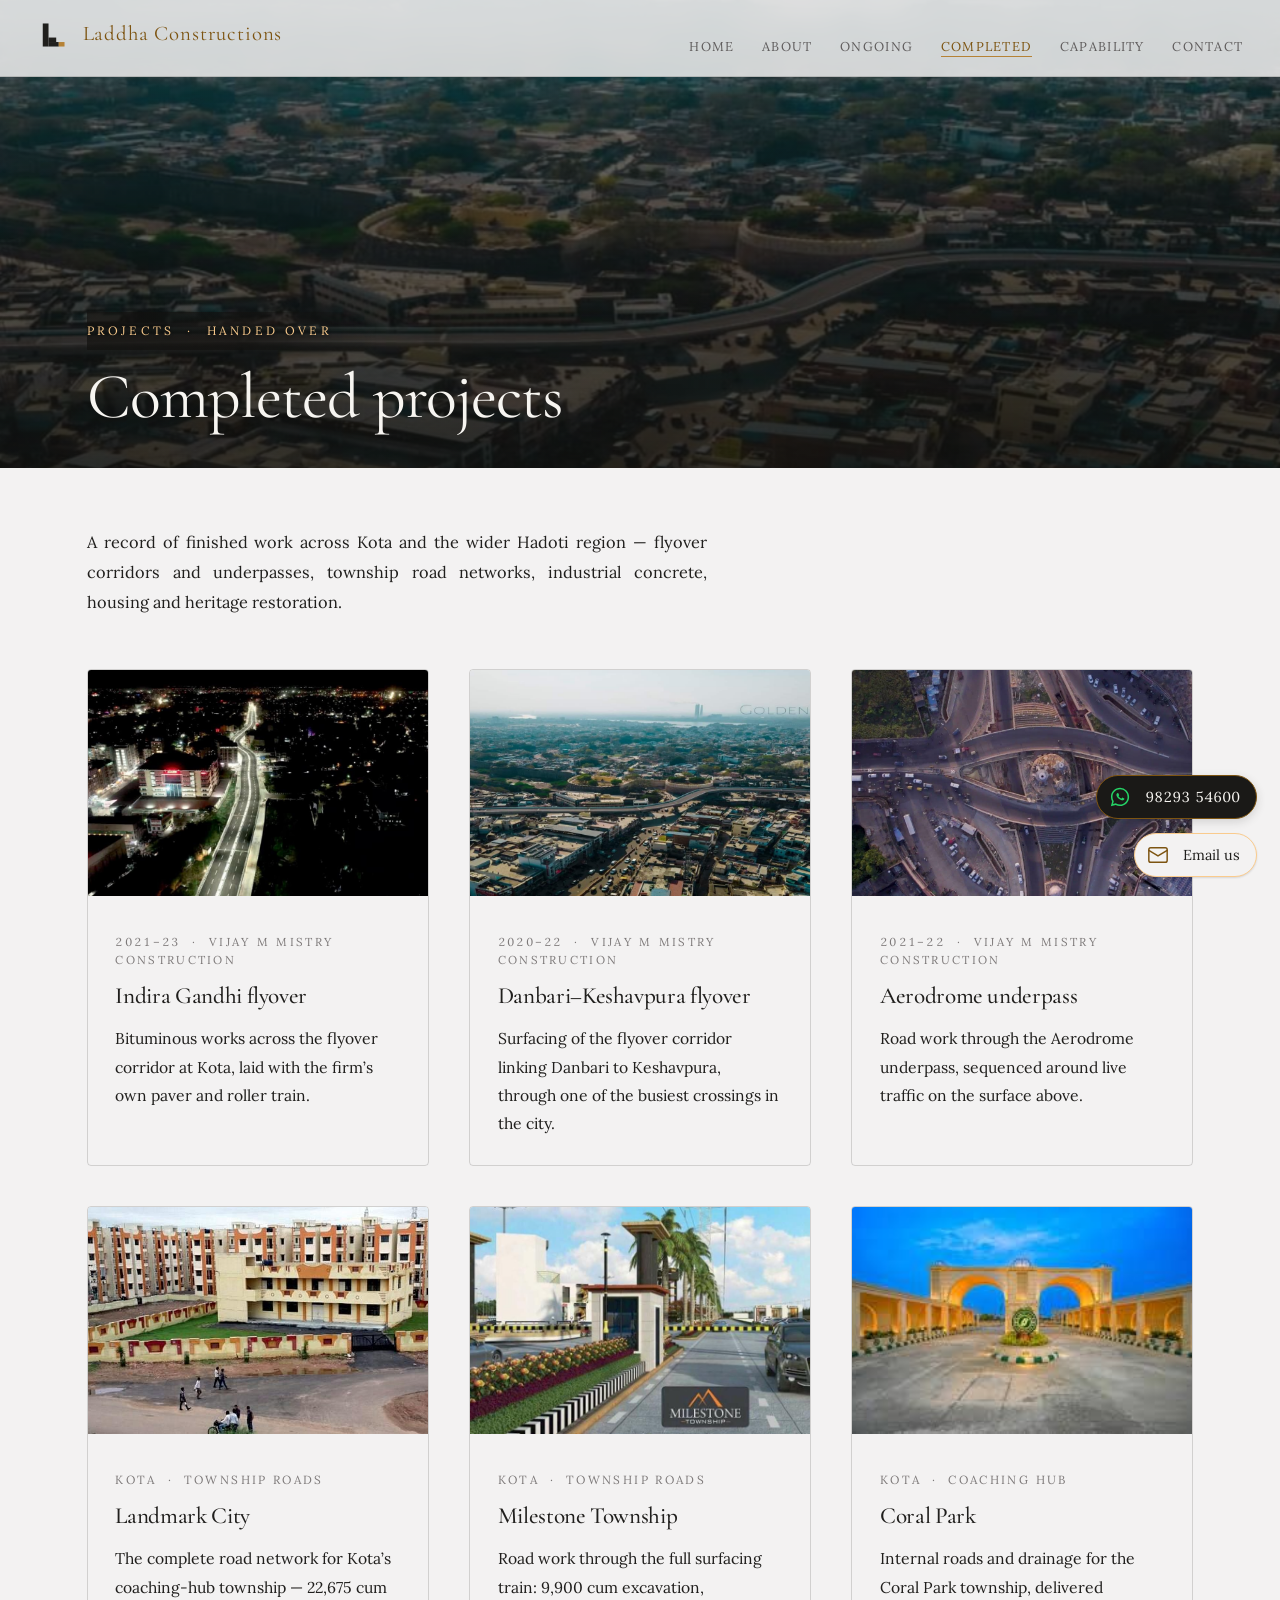
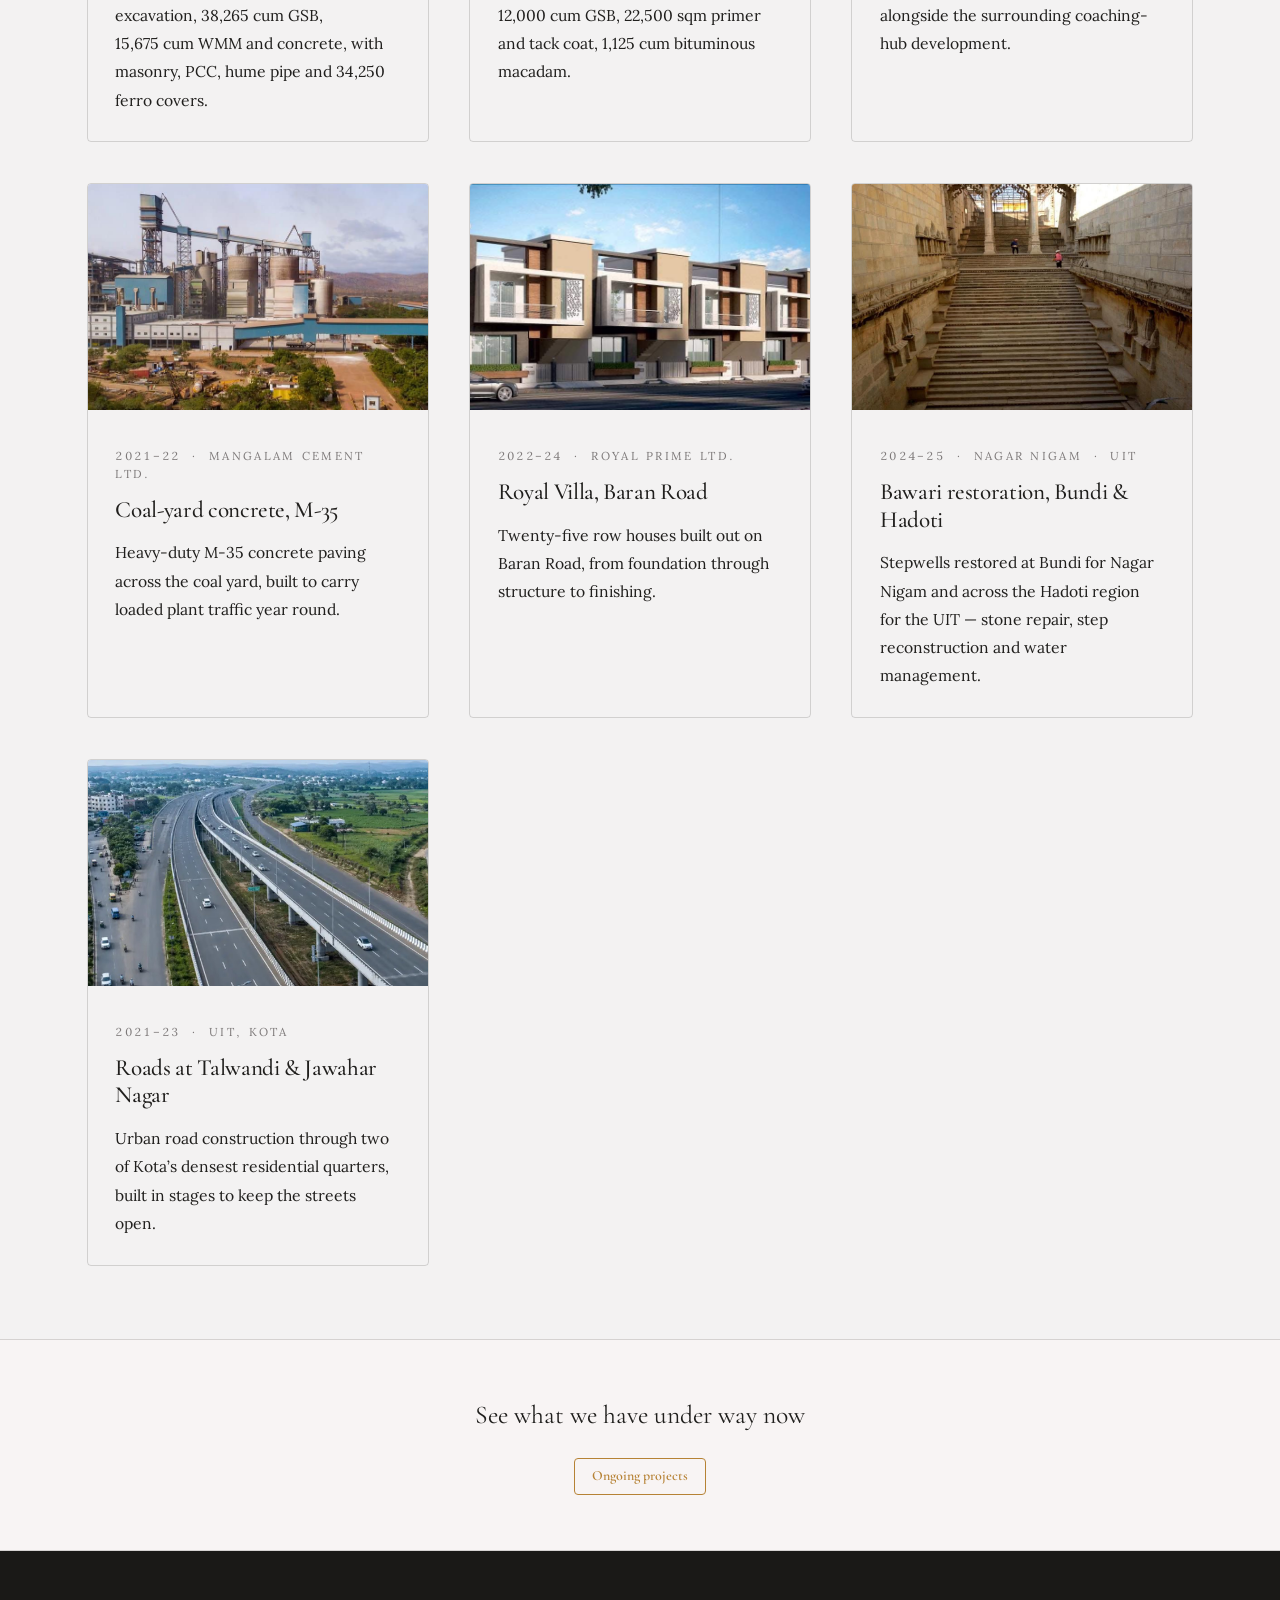
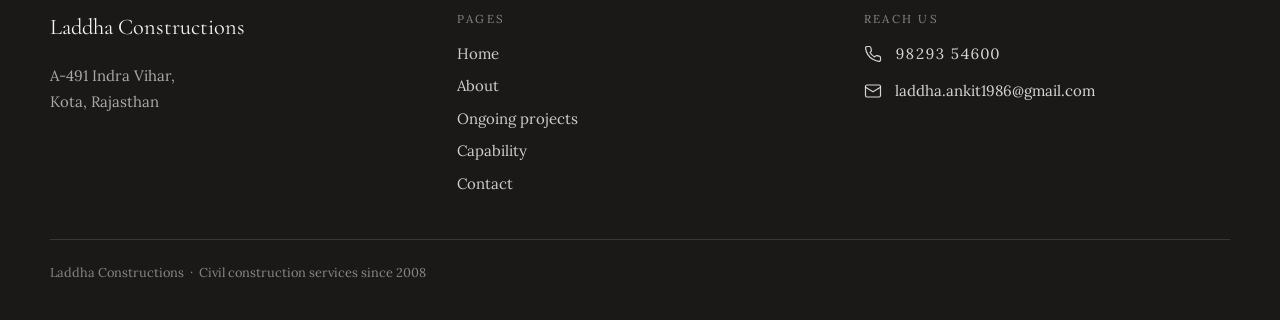
<file: completed-projects.html>
<!DOCTYPE html>
<html lang="en" class="no-js">
<head>
<meta charset="utf-8">
<meta name="viewport" content="width=device-width, initial-scale=1">
<!-- seo:start -->
<title>Completed Projects — Laddha Constructions</title>
<meta name="description" content="Finished work across Kota and Hadoti — flyover corridors, underpasses, township roads, M-35 industrial concrete and bawari restoration.">
<link rel="canonical" href="https://laddhaconstructions.com/completed-projects.html">
<meta name="robots" content="index, follow, max-image-preview:large, max-snippet:-1, max-video-preview:-1">
<meta name="author" content="Laddha Constructions">
<meta name="geo.region" content="IN-RJ">
<meta name="geo.placename" content="Kota, Rajasthan">
<meta property="og:type" content="website">
<meta property="og:site_name" content="Laddha Constructions">
<meta property="og:locale" content="en_IN">
<meta property="og:title" content="Completed Projects — Laddha Constructions">
<meta property="og:description" content="Finished work across Kota and Hadoti — flyover corridors, underpasses, township roads, M-35 industrial concrete and bawari restoration.">
<meta property="og:url" content="https://laddhaconstructions.com/completed-projects.html">
<meta property="og:image" content="https://laddhaconstructions.com/assets/photo-p11-1.jpg">
<meta property="og:image:width" content="1080">
<meta property="og:image:height" content="650">
<meta property="og:image:alt" content="Aerial view of a completed flyover crossing Kota">
<meta name="twitter:card" content="summary_large_image">
<meta name="twitter:title" content="Completed Projects — Laddha Constructions">
<meta name="twitter:description" content="Finished work across Kota and Hadoti — flyover corridors, underpasses, township roads, M-35 industrial concrete and bawari restoration.">
<meta name="twitter:image" content="https://laddhaconstructions.com/assets/photo-p11-1.jpg">
<meta name="twitter:image:alt" content="Aerial view of a completed flyover crossing Kota">
<meta name="theme-color" content="#1a1917">
<link rel="icon" href="assets/brand/laddha-favicon.svg" type="image/svg+xml">
<link rel="icon" href="assets/brand/favicon-32.png" sizes="32x32" type="image/png">
<link rel="icon" href="assets/brand/favicon-192.png" sizes="192x192" type="image/png">
<link rel="apple-touch-icon" href="assets/brand/apple-touch-icon-180.png">
<script type="application/ld+json">
{
  "@context": "https://schema.org",
  "@type": "GeneralContractor",
  "@id": "https://laddhaconstructions.com/#organization",
  "name": "Laddha Constructions",
  "url": "https://laddhaconstructions.com/",
  "logo": "https://laddhaconstructions.com/assets/brand/favicon-512.png",
  "image": "https://laddhaconstructions.com/assets/photo-p6-1.jpg",
  "description": "Civil construction firm in Kota, Rajasthan, delivering roads and highways, township infrastructure, industrial site works with electrical scope, buildings, industrial concrete and heritage stepwell restoration.",
  "foundingDate": "2008",
  "telephone": "+91-98293-54600",
  "email": "laddha.ankit1986@gmail.com",
  "address": {
    "@type": "PostalAddress",
    "streetAddress": "A-491 Indra Vihar",
    "addressLocality": "Kota",
    "addressRegion": "Rajasthan",
    "addressCountry": "IN"
  },
  "areaServed": [
    {
      "@type": "AdministrativeArea",
      "name": "Hadoti region, Rajasthan"
    },
    {
      "@type": "City",
      "name": "Kota"
    },
    {
      "@type": "City",
      "name": "Bundi"
    },
    {
      "@type": "City",
      "name": "Bhilwara"
    },
    {
      "@type": "City",
      "name": "Jaipur"
    },
    {
      "@type": "State",
      "name": "Rajasthan"
    }
  ],
  "knowsAbout": [
    "Road and highway construction",
    "Granular sub-base and wet mix macadam",
    "Bituminous macadam surfacing",
    "Township road networks and drainage",
    "Industrial site infrastructure",
    "33 kV feeder and GSS installation",
    "M-35 industrial concrete paving",
    "Bawari (stepwell) heritage restoration"
  ],
  "founder": {
    "@type": "Person",
    "name": "Ashok Laddha"
  },
  "hasMap": "https://www.google.com/maps/place/Laddha+Constructions/@25.1433019,75.843112,17z/data=!4m6!3m5!1s0x396f850041659251:0x3937f217c7374e6b!8m2!3d25.1433019!4d75.843112!16s%2Fg%2F11ntks3732",
  "geo": {
    "@type": "GeoCoordinates",
    "latitude": 25.1433019,
    "longitude": 75.843112
  },
  "sameAs": [
    "https://wa.me/919829354600",
    "https://www.google.com/maps/place/Laddha+Constructions/@25.1433019,75.843112,17z/data=!4m6!3m5!1s0x396f850041659251:0x3937f217c7374e6b!8m2!3d25.1433019!4d75.843112!16s%2Fg%2F11ntks3732"
  ]
}
</script>
<script type="application/ld+json">
{
  "@context": "https://schema.org",
  "@type": "BreadcrumbList",
  "itemListElement": [
    {
      "@type": "ListItem",
      "position": 1,
      "name": "Home",
      "item": "https://laddhaconstructions.com/"
    },
    {
      "@type": "ListItem",
      "position": 2,
      "name": "Completed projects",
      "item": "https://laddhaconstructions.com/completed-projects.html"
    }
  ]
}
</script>
<!-- seo:end -->
<link rel="stylesheet" href="ds/styles.css">
<link rel="stylesheet" href="assets/css/site.css">
</head>
<body>

<header class="site-header">
  <a class="site-brand" href="index.html"><img class="site-mark" src="assets/brand/laddha-favicon.svg" alt="" width="30" height="30" aria-hidden="true"><span class="site-brand-text">Laddha <span>Constructions</span></span></a>
  <input class="nav-toggle" type="checkbox" id="nav-toggle" aria-label="Toggle navigation">
  <label class="nav-toggle-label" for="nav-toggle" aria-hidden="true">
    <svg viewBox="0 0 24 24" width="22" height="22" fill="none" stroke="currentColor" stroke-width="1.6" stroke-linecap="round"><path d="M3 6h18M3 12h18M3 18h18"></path></svg>
  </label>
  <nav class="site-nav" aria-label="Primary">
    <a href="index.html">Home</a>
    <a href="about.html">About</a>
    <a href="ongoing-projects.html">Ongoing</a>
    <a href="completed-projects.html" aria-current="page">Completed</a>
    <a href="capability.html">Capability</a>
    <a href="contact.html">Contact</a>
  </nav>
</header>

<main>

  <section class="hero hero--sub">
    <div class="hero-frame">
      <img src="assets/photo-p11-1.jpg" alt="Completed flyover running through Kota">
    </div>
    <div class="hero-scrim"></div>
    <div class="hero-copy">
      <p class="hero-kicker">Projects &nbsp;·&nbsp; Handed over</p>
      <h1 class="hero-title">Completed projects</h1>
    </div>
  </section>

  <section class="section section--tight">
    <p class="prose prose--lede" data-reveal>A record of finished work across Kota and the wider Hadoti region — flyover corridors and underpasses, township road networks, industrial concrete, housing and heritage restoration.</p>

    <div class="cards cards--wide">

      <article class="card project-card" data-reveal>
        <img src="assets/photo-p6-1.jpg" alt="Flyover corridor lit at night">
        <div class="project-card-body">
          <p class="meta meta--fig">2021&ndash;23 &nbsp;·&nbsp; Vijay M Mistry Construction</p>
          <h2 class="h-card">Indira Gandhi flyover</h2>
          <p>Bituminous works across the flyover corridor at Kota, laid with the firm&rsquo;s own paver and roller train.</p>
        </div>
      </article>

      <article class="card project-card" data-reveal style="animation-delay: .08s;">
        <img src="assets/photo-p11-1.jpg" alt="Aerial view of the Keshavpura flyover">
        <div class="project-card-body">
          <p class="meta meta--fig">2020&ndash;22 &nbsp;·&nbsp; Vijay M Mistry Construction</p>
          <h2 class="h-card">Danbari&ndash;Keshavpura flyover</h2>
          <p>Surfacing of the flyover corridor linking Danbari to Keshavpura, through one of the busiest crossings in the city.</p>
        </div>
      </article>

      <article class="card project-card" data-reveal style="animation-delay: .16s;">
        <img src="assets/photo-p9-1.jpg" alt="Aerial view of a road interchange and underpass">
        <div class="project-card-body">
          <p class="meta meta--fig">2021&ndash;22 &nbsp;·&nbsp; Vijay M Mistry Construction</p>
          <h2 class="h-card">Aerodrome underpass</h2>
          <p>Road work through the Aerodrome underpass, sequenced around live traffic on the surface above.</p>
        </div>
      </article>

      <article class="card project-card" data-reveal>
        <img src="assets/photo-p5-1.jpg" alt="Completed township housing and internal roads">
        <div class="project-card-body">
          <p class="meta">Kota &nbsp;·&nbsp; Township roads</p>
          <h2 class="h-card">Landmark City</h2>
          <p>The complete road network for Kota&rsquo;s coaching-hub township — 22,675&nbsp;cum excavation, 38,265&nbsp;cum GSB, 15,675&nbsp;cum WMM and concrete, with masonry, PCC, hume pipe and 34,250 ferro covers.</p>
        </div>
      </article>

      <article class="card project-card" data-reveal style="animation-delay: .08s;">
        <img src="assets/photo-p4-1.jpg" alt="Entrance gate of Milestone Township">
        <div class="project-card-body">
          <p class="meta">Kota &nbsp;·&nbsp; Township roads</p>
          <h2 class="h-card">Milestone Township</h2>
          <p>Road work through the full surfacing train: 9,900&nbsp;cum excavation, 12,000&nbsp;cum GSB, 22,500&nbsp;sqm primer and tack coat, 1,125&nbsp;cum bituminous macadam.</p>
        </div>
      </article>

      <article class="card project-card" data-reveal style="animation-delay: .16s;">
        <img src="assets/photo-p12-1.jpg" alt="Lit entrance gateway of a completed township">
        <div class="project-card-body">
          <p class="meta">Kota &nbsp;·&nbsp; Coaching hub</p>
          <h2 class="h-card">Coral Park</h2>
          <p>Internal roads and drainage for the Coral Park township, delivered alongside the surrounding coaching-hub development.</p>
        </div>
      </article>

      <article class="card project-card" data-reveal>
        <img src="assets/photo-p7-1.jpg" alt="Cement works with silos and conveyor gallery">
        <div class="project-card-body">
          <p class="meta meta--fig">2021&ndash;22 &nbsp;·&nbsp; Mangalam Cement Ltd.</p>
          <h2 class="h-card">Coal-yard concrete, M-35</h2>
          <p>Heavy-duty M-35 concrete paving across the coal yard, built to carry loaded plant traffic year round.</p>
        </div>
      </article>

      <article class="card project-card" data-reveal style="animation-delay: .08s;">
        <img src="assets/photo-p13-1.jpg" alt="Row houses completed along a residential street">
        <div class="project-card-body">
          <p class="meta meta--fig">2022&ndash;24 &nbsp;·&nbsp; Royal Prime Ltd.</p>
          <h2 class="h-card">Royal Villa, Baran Road</h2>
          <p>Twenty-five row houses built out on Baran Road, from foundation through structure to finishing.</p>
        </div>
      </article>

      <article class="card project-card" data-reveal style="animation-delay: .16s;">
        <img src="assets/photo-p18-1.jpg" alt="Restored stone stepwell with carved pillars">
        <div class="project-card-body">
          <p class="meta meta--fig">2024&ndash;25 &nbsp;·&nbsp; Nagar Nigam &nbsp;·&nbsp; UIT</p>
          <h2 class="h-card">Bawari restoration, Bundi &amp; Hadoti</h2>
          <p>Stepwells restored at Bundi for Nagar Nigam and across the Hadoti region for the UIT — stone repair, step reconstruction and water management.</p>
        </div>
      </article>

      <article class="card project-card" data-reveal>
        <img src="assets/photo-talwandi-1.jpg" alt="Aerial view of a multi-lane road and elevated flyover through a residential quarter of Kota" loading="lazy">
        <div class="project-card-body">
          <p class="meta meta--fig">2021&ndash;23 &nbsp;·&nbsp; UIT, Kota</p>
          <h2 class="h-card">Roads at Talwandi &amp; Jawahar Nagar</h2>
          <p>Urban road construction through two of Kota&rsquo;s densest residential quarters, built in stages to keep the streets open.</p>
        </div>
      </article>

    </div>
  </section>

  <section class="band band--cta">
    <p class="h-cta" data-reveal>See what we have under way now</p>
    <a href="ongoing-projects.html" class="btn btn-primary" data-reveal style="animation-delay: .12s;">Ongoing projects</a>
  </section>

</main>

<footer class="site-footer">
  <div class="site-footer-grid">
    <div>
      <p class="footer-brand">Laddha Constructions</p>
      <p class="footer-address">A-491 Indra Vihar,<br>Kota, Rajasthan</p>
    </div>
    <div>
      <p class="footer-label">Pages</p>
      <div class="footer-links">
        <a href="index.html">Home</a>
        <a href="about.html">About</a>
        <a href="ongoing-projects.html">Ongoing projects</a>
        <a href="capability.html">Capability</a>
        <a href="contact.html">Contact</a>
      </div>
    </div>
    <div>
      <p class="footer-label">Reach us</p>
      <div class="footer-reach">
        <a class="tnum" href="tel:+919829354600">
          <svg viewBox="0 0 24 24" width="18" height="18" fill="none" stroke="currentColor" stroke-width="1.6" stroke-linecap="round" stroke-linejoin="round" aria-hidden="true"><path d="M22 16.9v3a2 2 0 0 1-2.2 2 19.8 19.8 0 0 1-8.6-3.1 19.5 19.5 0 0 1-6-6A19.8 19.8 0 0 1 2.1 4.2 2 2 0 0 1 4.1 2h3a2 2 0 0 1 2 1.7c.1 1 .4 1.9.7 2.8a2 2 0 0 1-.5 2.1L8.1 9.9a16 16 0 0 0 6 6l1.3-1.2a2 2 0 0 1 2.1-.5c.9.3 1.8.6 2.8.7a2 2 0 0 1 1.7 2Z"></path></svg>
          98293 54600
        </a>
        <a class="brk" href="mailto:laddha.ankit1986@gmail.com">
          <svg viewBox="0 0 24 24" width="18" height="18" fill="none" stroke="currentColor" stroke-width="1.6" stroke-linecap="round" stroke-linejoin="round" aria-hidden="true"><rect x="2" y="4" width="20" height="16" rx="2"></rect><path d="m22 7-10 6L2 7"></path></svg>
          laddha.ankit1986@gmail.com
        </a>
      </div>
    </div>
  </div>
  <div class="site-footer-bar">
    <span>Laddha Constructions &nbsp;·&nbsp; Civil construction services since 2008</span>
  </div>
</footer>

<div class="contact-dock">
  <a class="dock-pill dock-pill--wa" href="https://wa.me/919829354600" target="_blank" rel="noopener" title="WhatsApp 98293 54600">
    <svg viewBox="0 0 24 24" width="22" height="22" fill="#25D366" aria-hidden="true"><path d="M12.04 2C6.58 2 2.13 6.45 2.13 11.91c0 1.75.46 3.45 1.32 4.95L2 22l5.25-1.38a9.9 9.9 0 0 0 4.79 1.22h.01c5.46 0 9.91-4.45 9.91-9.91 0-2.65-1.03-5.14-2.9-7.01A9.82 9.82 0 0 0 12.04 2Zm0 1.67c2.2 0 4.27.86 5.83 2.42a8.19 8.19 0 0 1 2.41 5.82c0 4.54-3.7 8.24-8.25 8.24a8.23 8.23 0 0 1-4.2-1.15l-.3-.18-3.12.82.83-3.04-.2-.31a8.19 8.19 0 0 1-1.26-4.38c0-4.54 3.7-8.24 8.26-8.24Zm-2.6 4.1c-.14 0-.37.05-.56.26-.19.21-.74.72-.74 1.75s.76 2.03.86 2.17c.11.14 1.48 2.26 3.6 3.17.5.22.89.35 1.2.45.5.16.96.14 1.32.08.4-.06 1.24-.5 1.42-1 .18-.49.18-.91.12-1-.05-.09-.19-.14-.4-.24-.21-.11-1.24-.61-1.44-.68-.19-.07-.33-.1-.47.1-.14.21-.53.68-.65.82-.12.14-.24.16-.44.05-.21-.1-.88-.32-1.68-1.03-.62-.55-1.04-1.24-1.16-1.44-.12-.21-.01-.32.09-.42.09-.09.21-.24.31-.36.11-.12.14-.21.21-.35.07-.14.04-.26-.02-.36-.05-.11-.46-1.14-.64-1.55-.17-.41-.34-.36-.47-.36h-.4Z"/></svg>
    <span class="dock-label">98293 54600</span>
  </a>
  <a class="dock-pill dock-pill--mail" href="mailto:laddha.ankit1986@gmail.com" title="Email laddha.ankit1986@gmail.com">
    <svg viewBox="0 0 24 24" width="22" height="22" fill="none" stroke="var(--color-accent-700)" stroke-width="1.6" stroke-linecap="round" stroke-linejoin="round" aria-hidden="true"><rect x="2" y="4" width="20" height="16" rx="2"></rect><path d="m22 7-10 6L2 7"></path></svg>
    <span class="dock-label">Email us</span>
  </a>
</div>

<script src="assets/js/reveal.js" defer></script>
</body>
</html>
</file>
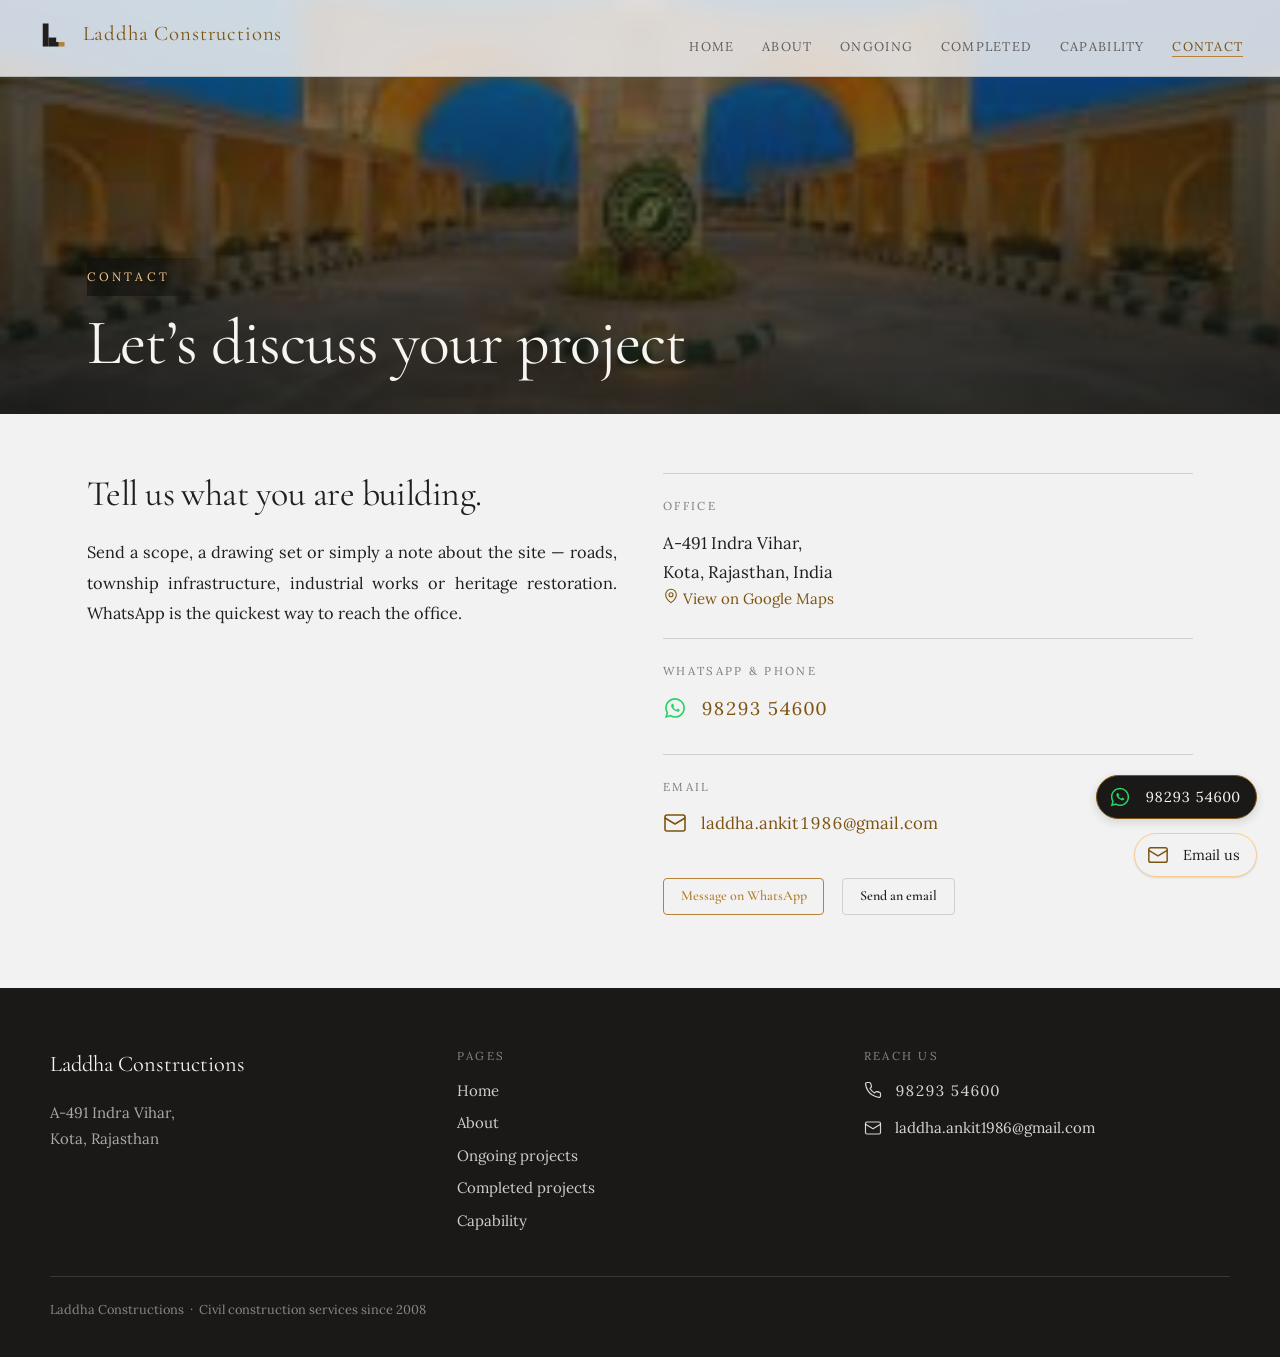
<file: contact.html>
<!DOCTYPE html>
<html lang="en" class="no-js">
<head>
<meta charset="utf-8">
<meta name="viewport" content="width=device-width, initial-scale=1">
<!-- seo:start -->
<title>Contact — Laddha Constructions, Kota, Rajasthan</title>
<meta name="description" content="Talk to our Kota office about roads, township, industrial or heritage works. WhatsApp 98293 54600 or email laddha.ankit1986@gmail.com.">
<link rel="canonical" href="https://laddhaconstructions.com/contact.html">
<meta name="robots" content="index, follow, max-image-preview:large, max-snippet:-1, max-video-preview:-1">
<meta name="author" content="Laddha Constructions">
<meta name="geo.region" content="IN-RJ">
<meta name="geo.placename" content="Kota, Rajasthan">
<meta property="og:type" content="website">
<meta property="og:site_name" content="Laddha Constructions">
<meta property="og:locale" content="en_IN">
<meta property="og:title" content="Contact — Laddha Constructions, Kota, Rajasthan">
<meta property="og:description" content="Talk to our Kota office about roads, township, industrial or heritage works. WhatsApp 98293 54600 or email laddha.ankit1986@gmail.com.">
<meta property="og:url" content="https://laddhaconstructions.com/contact.html">
<meta property="og:image" content="https://laddhaconstructions.com/assets/og-contact.jpg">
<meta property="og:image:width" content="1200">
<meta property="og:image:height" content="630">
<meta property="og:image:alt" content="Flyover corridor at Kota lit at night">
<meta name="twitter:card" content="summary_large_image">
<meta name="twitter:title" content="Contact — Laddha Constructions, Kota, Rajasthan">
<meta name="twitter:description" content="Talk to our Kota office about roads, township, industrial or heritage works. WhatsApp 98293 54600 or email laddha.ankit1986@gmail.com.">
<meta name="twitter:image" content="https://laddhaconstructions.com/assets/og-contact.jpg">
<meta name="twitter:image:alt" content="Flyover corridor at Kota lit at night">
<meta name="theme-color" content="#1a1917">
<link rel="icon" href="assets/brand/laddha-favicon.svg" type="image/svg+xml">
<link rel="icon" href="assets/brand/favicon-32.png" sizes="32x32" type="image/png">
<link rel="icon" href="assets/brand/favicon-192.png" sizes="192x192" type="image/png">
<link rel="apple-touch-icon" href="assets/brand/apple-touch-icon-180.png">
<script type="application/ld+json">
{
  "@context": "https://schema.org",
  "@type": "GeneralContractor",
  "@id": "https://laddhaconstructions.com/#organization",
  "name": "Laddha Constructions",
  "url": "https://laddhaconstructions.com/",
  "logo": "https://laddhaconstructions.com/assets/brand/favicon-512.png",
  "image": "https://laddhaconstructions.com/assets/photo-p6-1.jpg",
  "description": "Civil construction firm in Kota, Rajasthan, delivering roads and highways, township infrastructure, industrial site works with electrical scope, buildings, industrial concrete and heritage stepwell restoration.",
  "foundingDate": "2008",
  "telephone": "+91-98293-54600",
  "email": "laddha.ankit1986@gmail.com",
  "address": {
    "@type": "PostalAddress",
    "streetAddress": "A-491 Indra Vihar",
    "addressLocality": "Kota",
    "addressRegion": "Rajasthan",
    "addressCountry": "IN"
  },
  "areaServed": [
    {
      "@type": "AdministrativeArea",
      "name": "Hadoti region, Rajasthan"
    },
    {
      "@type": "City",
      "name": "Kota"
    },
    {
      "@type": "City",
      "name": "Bundi"
    },
    {
      "@type": "City",
      "name": "Bhilwara"
    },
    {
      "@type": "City",
      "name": "Jaipur"
    },
    {
      "@type": "State",
      "name": "Rajasthan"
    }
  ],
  "knowsAbout": [
    "Road and highway construction",
    "Granular sub-base and wet mix macadam",
    "Bituminous macadam surfacing",
    "Township road networks and drainage",
    "Industrial site infrastructure",
    "33 kV feeder and GSS installation",
    "M-35 industrial concrete paving",
    "Bawari (stepwell) heritage restoration"
  ],
  "founder": {
    "@type": "Person",
    "name": "Ashok Laddha"
  },
  "hasMap": "https://www.google.com/maps/place/Laddha+Constructions/@25.1433019,75.843112,17z/data=!4m6!3m5!1s0x396f850041659251:0x3937f217c7374e6b!8m2!3d25.1433019!4d75.843112!16s%2Fg%2F11ntks3732",
  "geo": {
    "@type": "GeoCoordinates",
    "latitude": 25.1433019,
    "longitude": 75.843112
  },
  "sameAs": [
    "https://wa.me/919829354600",
    "https://www.google.com/maps/place/Laddha+Constructions/@25.1433019,75.843112,17z/data=!4m6!3m5!1s0x396f850041659251:0x3937f217c7374e6b!8m2!3d25.1433019!4d75.843112!16s%2Fg%2F11ntks3732"
  ]
}
</script>
<script type="application/ld+json">
{
  "@context": "https://schema.org",
  "@type": "BreadcrumbList",
  "itemListElement": [
    {
      "@type": "ListItem",
      "position": 1,
      "name": "Home",
      "item": "https://laddhaconstructions.com/"
    },
    {
      "@type": "ListItem",
      "position": 2,
      "name": "Contact",
      "item": "https://laddhaconstructions.com/contact.html"
    }
  ]
}
</script>
<script type="application/ld+json">
{
  "@context": "https://schema.org",
  "@type": "ContactPage",
  "url": "https://laddhaconstructions.com/contact.html",
  "mainEntity": {
    "@id": "https://laddhaconstructions.com/#organization"
  }
}
</script>
<!-- seo:end -->
<link rel="stylesheet" href="ds/styles.css">
<link rel="stylesheet" href="assets/css/site.css">
</head>
<body>

<header class="site-header">
  <a class="site-brand" href="index.html"><img class="site-mark" src="assets/brand/laddha-favicon.svg" alt="" width="30" height="30" aria-hidden="true"><span class="site-brand-text">Laddha <span>Constructions</span></span></a>
  <input class="nav-toggle" type="checkbox" id="nav-toggle" aria-label="Toggle navigation">
  <label class="nav-toggle-label" for="nav-toggle" aria-hidden="true">
    <svg viewBox="0 0 24 24" width="22" height="22" fill="none" stroke="currentColor" stroke-width="1.6" stroke-linecap="round"><path d="M3 6h18M3 12h18M3 18h18"></path></svg>
  </label>
  <nav class="site-nav" aria-label="Primary">
    <a href="index.html">Home</a>
    <a href="about.html">About</a>
    <a href="ongoing-projects.html">Ongoing</a>
    <a href="completed-projects.html">Completed</a>
    <a href="capability.html">Capability</a>
    <a href="contact.html" aria-current="page">Contact</a>
  </nav>
</header>

<main>

  <section class="hero hero--contact">
    <div class="hero-frame">
      <img src="assets/photo-p12-1.jpg" alt="Lit entrance gateway of a completed township">
    </div>
    <div class="hero-scrim"></div>
    <div class="hero-copy">
      <p class="hero-kicker">Contact</p>
      <h1 class="hero-title">Let&rsquo;s discuss your project</h1>
    </div>
  </section>

  <section class="section section--tight">
    <div class="split split--contact">

      <div data-reveal>
        <h2 class="h-mid">Tell us what you are building.</h2>
        <p class="prose">Send a scope, a drawing set or simply a note about the site — roads, township infrastructure, industrial works or heritage restoration. WhatsApp is the quickest way to reach the office.</p>
      </div>

      <div class="contact-blocks" data-reveal style="animation-delay: .12s;">
        <div class="contact-block">
          <p class="meta">Office</p>
          <p class="contact-address">A-491 Indra Vihar,<br>Kota, Rajasthan, India</p>
          <a class="contact-map-link" href="https://www.google.com/maps/place/Laddha+Constructions/@25.1433019,75.843112,17z/data=!4m6!3m5!1s0x396f850041659251:0x3937f217c7374e6b!8m2!3d25.1433019!4d75.843112!16s%2Fg%2F11ntks3732" target="_blank" rel="noopener" title="Laddha Constructions on Google Maps">
            <svg viewBox="0 0 24 24" width="16" height="16" fill="none" stroke="var(--color-accent-700)" stroke-width="1.6" stroke-linecap="round" stroke-linejoin="round" aria-hidden="true"><path d="M20 10c0 6-8 12-8 12s-8-6-8-12a8 8 0 0 1 16 0Z"></path><circle cx="12" cy="10" r="3"></circle></svg>
            View on Google Maps
          </a>
        </div>
        <div class="contact-block">
          <p class="meta">WhatsApp &amp; phone</p>
          <a class="contact-line" href="https://wa.me/919829354600" target="_blank" rel="noopener">
            <svg viewBox="0 0 24 24" width="24" height="24" fill="#25D366" aria-hidden="true"><path d="M12.04 2C6.58 2 2.13 6.45 2.13 11.91c0 1.75.46 3.45 1.32 4.95L2 22l5.25-1.38a9.9 9.9 0 0 0 4.79 1.22h.01c5.46 0 9.91-4.45 9.91-9.91 0-2.65-1.03-5.14-2.9-7.01A9.82 9.82 0 0 0 12.04 2Zm0 1.67c2.2 0 4.27.86 5.83 2.42a8.19 8.19 0 0 1 2.41 5.82c0 4.54-3.7 8.24-8.25 8.24a8.23 8.23 0 0 1-4.2-1.15l-.3-.18-3.12.82.83-3.04-.2-.31a8.19 8.19 0 0 1-1.26-4.38c0-4.54 3.7-8.24 8.26-8.24Zm-2.6 4.1c-.14 0-.37.05-.56.26-.19.21-.74.72-.74 1.75s.76 2.03.86 2.17c.11.14 1.48 2.26 3.6 3.17.5.22.89.35 1.2.45.5.16.96.14 1.32.08.4-.06 1.24-.5 1.42-1 .18-.49.18-.91.12-1-.05-.09-.19-.14-.4-.24-.21-.11-1.24-.61-1.44-.68-.19-.07-.33-.1-.47.1-.14.21-.53.68-.65.82-.12.14-.24.16-.44.05-.21-.1-.88-.32-1.68-1.03-.62-.55-1.04-1.24-1.16-1.44-.12-.21-.01-.32.09-.42.09-.09.21-.24.31-.36.11-.12.14-.21.21-.35.07-.14.04-.26-.02-.36-.05-.11-.46-1.14-.64-1.55-.17-.41-.34-.36-.47-.36h-.4Z"/></svg>
            98293 54600
          </a>
        </div>
        <div class="contact-block">
          <p class="meta">Email</p>
          <a class="contact-line contact-line--email" href="mailto:laddha.ankit1986@gmail.com">
            <svg viewBox="0 0 24 24" width="24" height="24" fill="none" stroke="var(--color-accent-700)" stroke-width="1.6" stroke-linecap="round" stroke-linejoin="round" aria-hidden="true"><rect x="2" y="4" width="20" height="16" rx="2"></rect><path d="m22 7-10 6L2 7"></path></svg>
            laddha.ankit1986@gmail.com
          </a>
        </div>
        <div class="chips" style="padding-top: var(--space-2); gap: var(--space-4);">
          <a href="https://wa.me/919829354600" target="_blank" rel="noopener" class="btn btn-primary">Message on WhatsApp</a>
          <a href="mailto:laddha.ankit1986@gmail.com" class="btn btn-secondary">Send an email</a>
        </div>
      </div>

    </div>
  </section>

</main>

<footer class="site-footer">
  <div class="site-footer-grid">
    <div>
      <p class="footer-brand">Laddha Constructions</p>
      <p class="footer-address">A-491 Indra Vihar,<br>Kota, Rajasthan</p>
    </div>
    <div>
      <p class="footer-label">Pages</p>
      <div class="footer-links">
        <a href="index.html">Home</a>
        <a href="about.html">About</a>
        <a href="ongoing-projects.html">Ongoing projects</a>
        <a href="completed-projects.html">Completed projects</a>
        <a href="capability.html">Capability</a>
      </div>
    </div>
    <div>
      <p class="footer-label">Reach us</p>
      <div class="footer-reach">
        <a class="tnum" href="tel:+919829354600">
          <svg viewBox="0 0 24 24" width="18" height="18" fill="none" stroke="currentColor" stroke-width="1.6" stroke-linecap="round" stroke-linejoin="round" aria-hidden="true"><path d="M22 16.9v3a2 2 0 0 1-2.2 2 19.8 19.8 0 0 1-8.6-3.1 19.5 19.5 0 0 1-6-6A19.8 19.8 0 0 1 2.1 4.2 2 2 0 0 1 4.1 2h3a2 2 0 0 1 2 1.7c.1 1 .4 1.9.7 2.8a2 2 0 0 1-.5 2.1L8.1 9.9a16 16 0 0 0 6 6l1.3-1.2a2 2 0 0 1 2.1-.5c.9.3 1.8.6 2.8.7a2 2 0 0 1 1.7 2Z"></path></svg>
          98293 54600
        </a>
        <a class="brk" href="mailto:laddha.ankit1986@gmail.com">
          <svg viewBox="0 0 24 24" width="18" height="18" fill="none" stroke="currentColor" stroke-width="1.6" stroke-linecap="round" stroke-linejoin="round" aria-hidden="true"><rect x="2" y="4" width="20" height="16" rx="2"></rect><path d="m22 7-10 6L2 7"></path></svg>
          laddha.ankit1986@gmail.com
        </a>
      </div>
    </div>
  </div>
  <div class="site-footer-bar">
    <span>Laddha Constructions &nbsp;·&nbsp; Civil construction services since 2008</span>
  </div>
</footer>

<div class="contact-dock">
  <a class="dock-pill dock-pill--wa" href="https://wa.me/919829354600" target="_blank" rel="noopener" title="WhatsApp 98293 54600">
    <svg viewBox="0 0 24 24" width="22" height="22" fill="#25D366" aria-hidden="true"><path d="M12.04 2C6.58 2 2.13 6.45 2.13 11.91c0 1.75.46 3.45 1.32 4.95L2 22l5.25-1.38a9.9 9.9 0 0 0 4.79 1.22h.01c5.46 0 9.91-4.45 9.91-9.91 0-2.65-1.03-5.14-2.9-7.01A9.82 9.82 0 0 0 12.04 2Zm0 1.67c2.2 0 4.27.86 5.83 2.42a8.19 8.19 0 0 1 2.41 5.82c0 4.54-3.7 8.24-8.25 8.24a8.23 8.23 0 0 1-4.2-1.15l-.3-.18-3.12.82.83-3.04-.2-.31a8.19 8.19 0 0 1-1.26-4.38c0-4.54 3.7-8.24 8.26-8.24Zm-2.6 4.1c-.14 0-.37.05-.56.26-.19.21-.74.72-.74 1.75s.76 2.03.86 2.17c.11.14 1.48 2.26 3.6 3.17.5.22.89.35 1.2.45.5.16.96.14 1.32.08.4-.06 1.24-.5 1.42-1 .18-.49.18-.91.12-1-.05-.09-.19-.14-.4-.24-.21-.11-1.24-.61-1.44-.68-.19-.07-.33-.1-.47.1-.14.21-.53.68-.65.82-.12.14-.24.16-.44.05-.21-.1-.88-.32-1.68-1.03-.62-.55-1.04-1.24-1.16-1.44-.12-.21-.01-.32.09-.42.09-.09.21-.24.31-.36.11-.12.14-.21.21-.35.07-.14.04-.26-.02-.36-.05-.11-.46-1.14-.64-1.55-.17-.41-.34-.36-.47-.36h-.4Z"/></svg>
    <span class="dock-label">98293 54600</span>
  </a>
  <a class="dock-pill dock-pill--mail" href="mailto:laddha.ankit1986@gmail.com" title="Email laddha.ankit1986@gmail.com">
    <svg viewBox="0 0 24 24" width="22" height="22" fill="none" stroke="var(--color-accent-700)" stroke-width="1.6" stroke-linecap="round" stroke-linejoin="round" aria-hidden="true"><rect x="2" y="4" width="20" height="16" rx="2"></rect><path d="m22 7-10 6L2 7"></path></svg>
    <span class="dock-label">Email us</span>
  </a>
</div>

<script src="assets/js/reveal.js" defer></script>
</body>
</html>
</file>
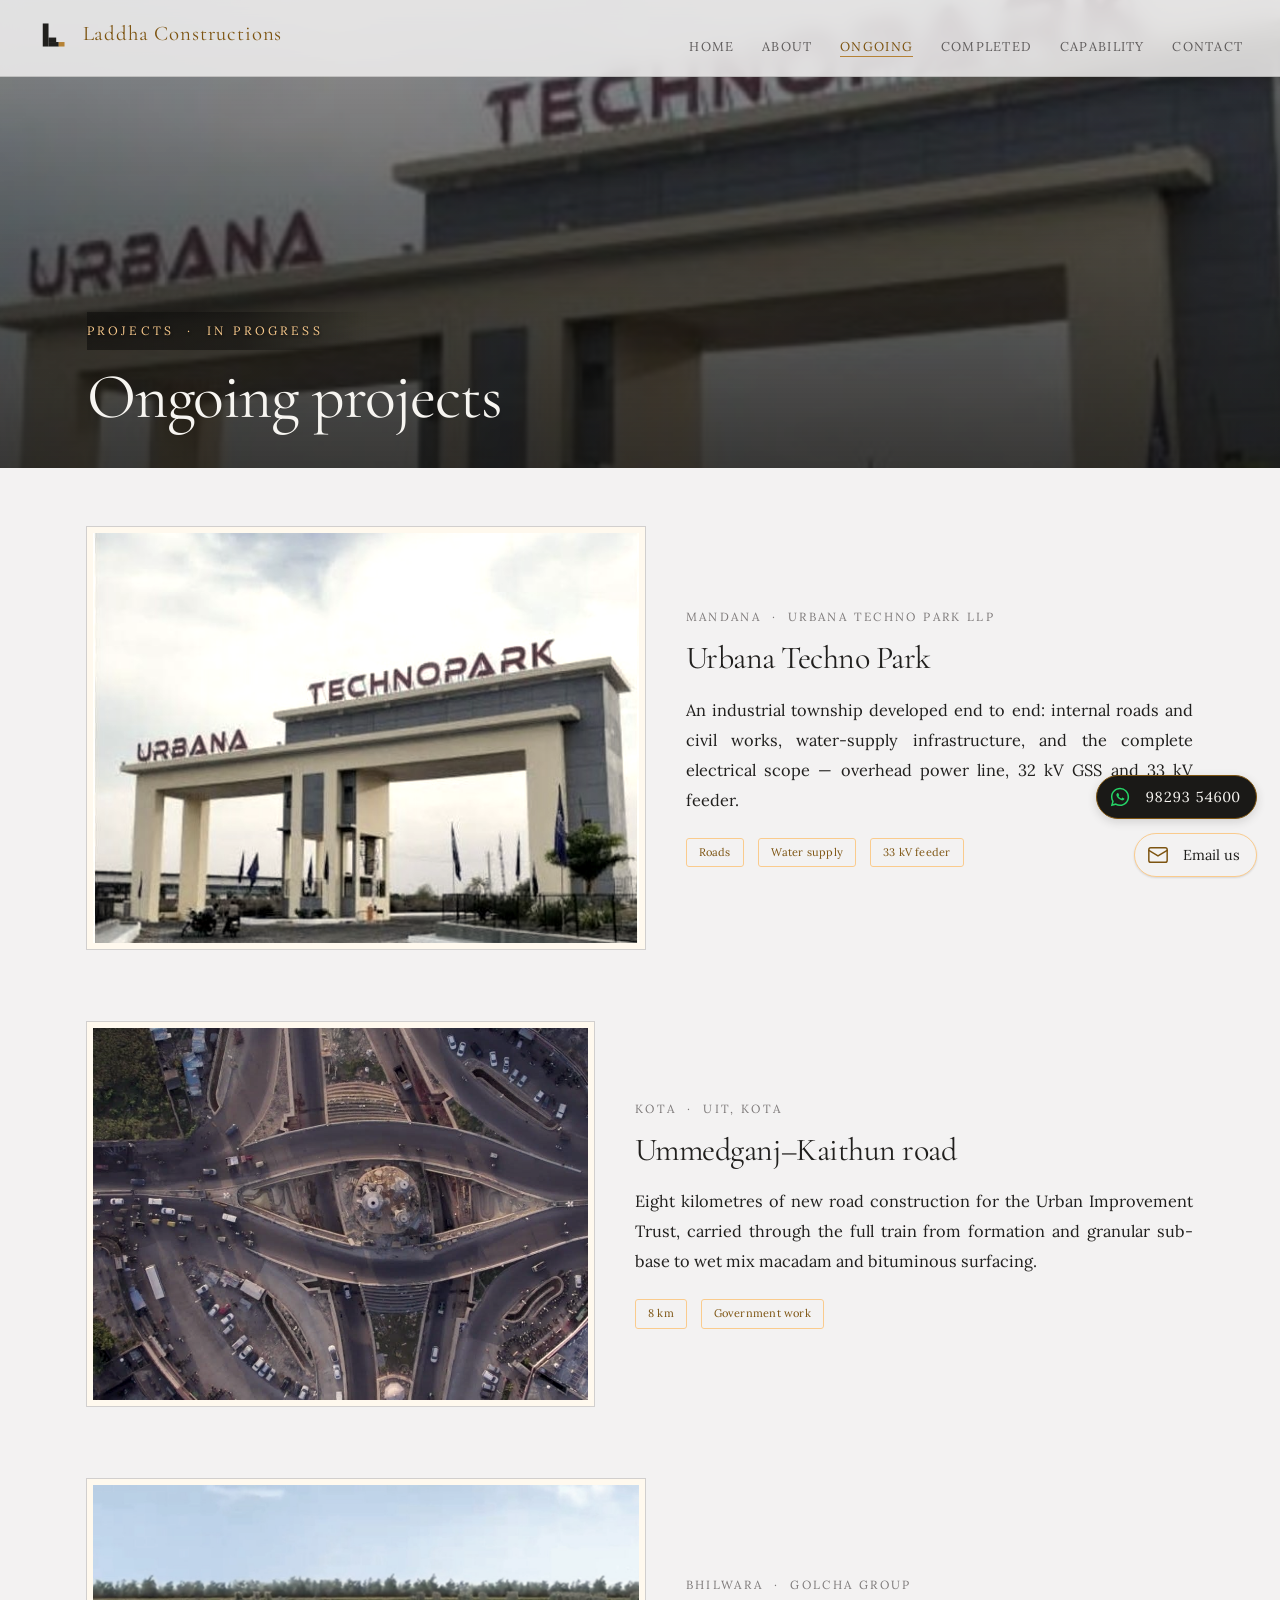
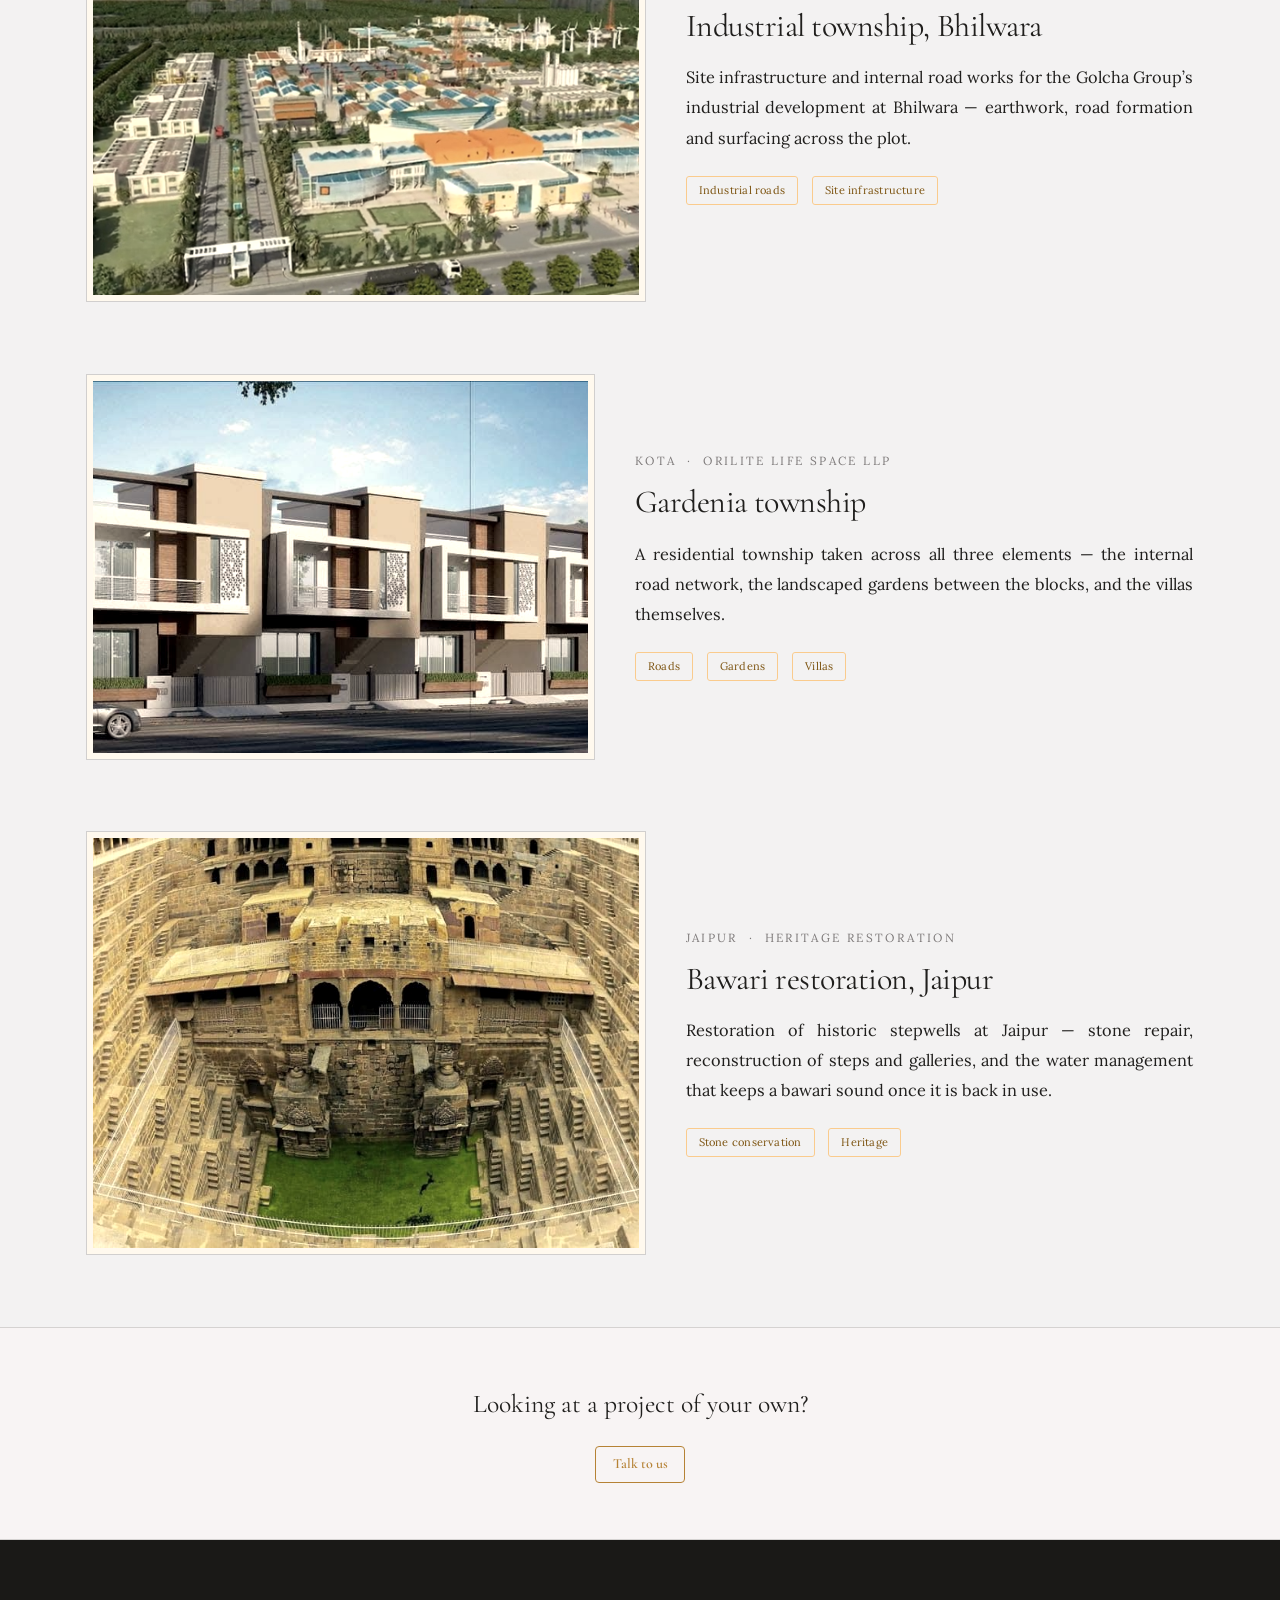
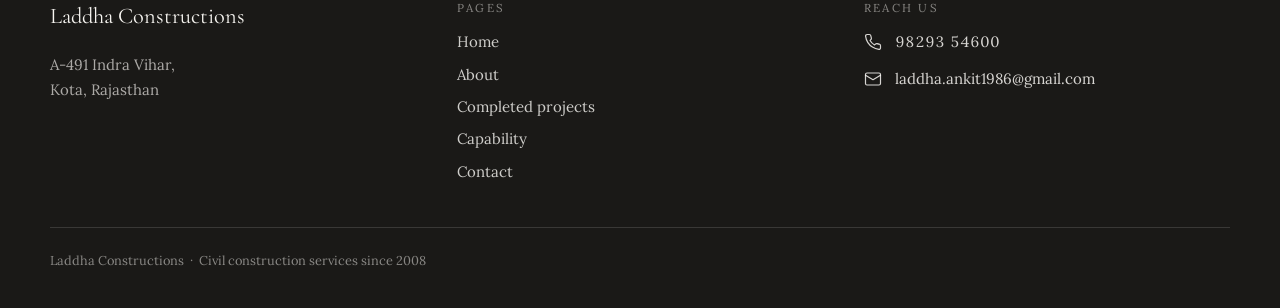
<file: ongoing-projects.html>
<!DOCTYPE html>
<html lang="en" class="no-js">
<head>
<meta charset="utf-8">
<meta name="viewport" content="width=device-width, initial-scale=1">
<!-- seo:start -->
<title>Ongoing Projects — Laddha Constructions</title>
<meta name="description" content="Industrial townships, government road works and heritage stepwell restoration under way across Kota, Bhilwara, Mandana and Jaipur.">
<link rel="canonical" href="https://laddhaconstructions.com/ongoing-projects.html">
<meta name="robots" content="index, follow, max-image-preview:large, max-snippet:-1, max-video-preview:-1">
<meta name="author" content="Laddha Constructions">
<meta name="geo.region" content="IN-RJ">
<meta name="geo.placename" content="Kota, Rajasthan">
<meta property="og:type" content="website">
<meta property="og:site_name" content="Laddha Constructions">
<meta property="og:locale" content="en_IN">
<meta property="og:title" content="Ongoing Projects — Laddha Constructions">
<meta property="og:description" content="Industrial townships, government road works and heritage stepwell restoration under way across Kota, Bhilwara, Mandana and Jaipur.">
<meta property="og:url" content="https://laddhaconstructions.com/ongoing-projects.html">
<meta property="og:image" content="https://laddhaconstructions.com/assets/og-ongoing-projects.jpg">
<meta property="og:image:width" content="1200">
<meta property="og:image:height" content="630">
<meta property="og:image:alt" content="Aerial view of a road interchange under construction at Kota">
<meta name="twitter:card" content="summary_large_image">
<meta name="twitter:title" content="Ongoing Projects — Laddha Constructions">
<meta name="twitter:description" content="Industrial townships, government road works and heritage stepwell restoration under way across Kota, Bhilwara, Mandana and Jaipur.">
<meta name="twitter:image" content="https://laddhaconstructions.com/assets/og-ongoing-projects.jpg">
<meta name="twitter:image:alt" content="Aerial view of a road interchange under construction at Kota">
<meta name="theme-color" content="#1a1917">
<link rel="icon" href="assets/brand/laddha-favicon.svg" type="image/svg+xml">
<link rel="icon" href="assets/brand/favicon-32.png" sizes="32x32" type="image/png">
<link rel="icon" href="assets/brand/favicon-192.png" sizes="192x192" type="image/png">
<link rel="apple-touch-icon" href="assets/brand/apple-touch-icon-180.png">
<script type="application/ld+json">
{
  "@context": "https://schema.org",
  "@type": "GeneralContractor",
  "@id": "https://laddhaconstructions.com/#organization",
  "name": "Laddha Constructions",
  "url": "https://laddhaconstructions.com/",
  "logo": "https://laddhaconstructions.com/assets/brand/favicon-512.png",
  "image": "https://laddhaconstructions.com/assets/photo-p6-1.jpg",
  "description": "Civil construction firm in Kota, Rajasthan, delivering roads and highways, township infrastructure, industrial site works with electrical scope, buildings, industrial concrete and heritage stepwell restoration.",
  "foundingDate": "2008",
  "telephone": "+91-98293-54600",
  "email": "laddha.ankit1986@gmail.com",
  "address": {
    "@type": "PostalAddress",
    "streetAddress": "A-491 Indra Vihar",
    "addressLocality": "Kota",
    "addressRegion": "Rajasthan",
    "addressCountry": "IN"
  },
  "areaServed": [
    {
      "@type": "AdministrativeArea",
      "name": "Hadoti region, Rajasthan"
    },
    {
      "@type": "City",
      "name": "Kota"
    },
    {
      "@type": "City",
      "name": "Bundi"
    },
    {
      "@type": "City",
      "name": "Bhilwara"
    },
    {
      "@type": "City",
      "name": "Jaipur"
    },
    {
      "@type": "State",
      "name": "Rajasthan"
    }
  ],
  "knowsAbout": [
    "Road and highway construction",
    "Granular sub-base and wet mix macadam",
    "Bituminous macadam surfacing",
    "Township road networks and drainage",
    "Industrial site infrastructure",
    "33 kV feeder and GSS installation",
    "M-35 industrial concrete paving",
    "Bawari (stepwell) heritage restoration"
  ],
  "founder": {
    "@type": "Person",
    "name": "Ashok Laddha"
  },
  "hasMap": "https://www.google.com/maps/place/Laddha+Constructions/@25.1433019,75.843112,17z/data=!4m6!3m5!1s0x396f850041659251:0x3937f217c7374e6b!8m2!3d25.1433019!4d75.843112!16s%2Fg%2F11ntks3732",
  "geo": {
    "@type": "GeoCoordinates",
    "latitude": 25.1433019,
    "longitude": 75.843112
  },
  "sameAs": [
    "https://wa.me/919829354600",
    "https://www.google.com/maps/place/Laddha+Constructions/@25.1433019,75.843112,17z/data=!4m6!3m5!1s0x396f850041659251:0x3937f217c7374e6b!8m2!3d25.1433019!4d75.843112!16s%2Fg%2F11ntks3732"
  ]
}
</script>
<script type="application/ld+json">
{
  "@context": "https://schema.org",
  "@type": "BreadcrumbList",
  "itemListElement": [
    {
      "@type": "ListItem",
      "position": 1,
      "name": "Home",
      "item": "https://laddhaconstructions.com/"
    },
    {
      "@type": "ListItem",
      "position": 2,
      "name": "Ongoing projects",
      "item": "https://laddhaconstructions.com/ongoing-projects.html"
    }
  ]
}
</script>
<!-- seo:end -->
<link rel="stylesheet" href="ds/styles.css">
<link rel="stylesheet" href="assets/css/site.css">
</head>
<body>

<header class="site-header">
  <a class="site-brand" href="index.html"><img class="site-mark" src="assets/brand/laddha-favicon.svg" alt="" width="30" height="30" aria-hidden="true"><span class="site-brand-text">Laddha <span>Constructions</span></span></a>
  <input class="nav-toggle" type="checkbox" id="nav-toggle" aria-label="Toggle navigation">
  <label class="nav-toggle-label" for="nav-toggle" aria-hidden="true">
    <svg viewBox="0 0 24 24" width="22" height="22" fill="none" stroke="currentColor" stroke-width="1.6" stroke-linecap="round"><path d="M3 6h18M3 12h18M3 18h18"></path></svg>
  </label>
  <nav class="site-nav" aria-label="Primary">
    <a href="index.html">Home</a>
    <a href="about.html">About</a>
    <a href="ongoing-projects.html" aria-current="page">Ongoing</a>
    <a href="completed-projects.html">Completed</a>
    <a href="capability.html">Capability</a>
    <a href="contact.html">Contact</a>
  </nav>
</header>

<main>

  <section class="hero hero--sub">
    <div class="hero-frame">
      <img src="assets/1000514574.jpg" alt="Entrance gate of Urbana Techno Park at Mandana">
    </div>
    <div class="hero-scrim"></div>
    <div class="hero-copy">
      <p class="hero-kicker">Projects &nbsp;·&nbsp; In progress</p>
      <h1 class="hero-title">Ongoing projects</h1>
    </div>
  </section>

  <section class="section section--tight">
    <div class="spreads">

      <article class="spread" data-reveal>
        <figure class="plate plate--43">
          <img src="assets/1000514574.jpg" alt="Entrance gate of Urbana Techno Park at Mandana">
        </figure>
        <div>
          <p class="meta">Mandana &nbsp;·&nbsp; Urbana Techno Park LLP</p>
          <h2 class="h-project">Urbana Techno Park</h2>
          <p class="prose">An industrial township developed end to end: internal roads and civil works, water-supply infrastructure, and the complete electrical scope — overhead power line, 32&nbsp;kV GSS and 33&nbsp;kV feeder.</p>
          <div class="chips">
            <span class="tag tag-outline chip">Roads</span>
            <span class="tag tag-outline chip">Water supply</span>
            <span class="tag tag-outline chip">33 kV feeder</span>
          </div>
        </div>
      </article>

      <article class="spread spread--flip" data-reveal>
        <figure class="plate plate--43">
          <img src="assets/photo-p9-1.jpg" alt="Aerial view of a road interchange at Kota">
        </figure>
        <div>
          <p class="meta">Kota &nbsp;·&nbsp; UIT, Kota</p>
          <h2 class="h-project">Ummedganj&ndash;Kaithun road</h2>
          <p class="prose">Eight kilometres of new road construction for the Urban Improvement Trust, carried through the full train from formation and granular sub-base to wet mix macadam and bituminous surfacing.</p>
          <div class="chips">
            <span class="tag tag-outline chip">8 km</span>
            <span class="tag tag-outline chip">Government work</span>
          </div>
        </div>
      </article>

      <article class="spread" data-reveal>
        <figure class="plate plate--43">
          <img src="assets/photo-bhilwara-1.jpg" alt="Aerial view of the Golcha Group industrial township at Bhilwara with internal roads, factory sheds and wind turbines" loading="lazy">
        </figure>
        <div>
          <p class="meta">Bhilwara &nbsp;·&nbsp; Golcha Group</p>
          <h2 class="h-project">Industrial township, Bhilwara</h2>
          <p class="prose">Site infrastructure and internal road works for the Golcha Group&rsquo;s industrial development at Bhilwara — earthwork, road formation and surfacing across the plot.</p>
          <div class="chips">
            <span class="tag tag-outline chip">Industrial roads</span>
            <span class="tag tag-outline chip">Site infrastructure</span>
          </div>
        </div>
      </article>

      <article class="spread spread--flip" data-reveal>
        <figure class="plate plate--43">
          <img src="assets/photo-p13-1.jpg" alt="Row of completed villas along a township street">
        </figure>
        <div>
          <p class="meta">Kota &nbsp;·&nbsp; Orilite Life Space LLP</p>
          <h2 class="h-project">Gardenia township</h2>
          <p class="prose">A residential township taken across all three elements — the internal road network, the landscaped gardens between the blocks, and the villas themselves.</p>
          <div class="chips">
            <span class="tag tag-outline chip">Roads</span>
            <span class="tag tag-outline chip">Gardens</span>
            <span class="tag tag-outline chip">Villas</span>
          </div>
        </div>
      </article>

      <article class="spread" data-reveal>
        <figure class="plate plate--43">
          <img src="assets/photo-p17-1.jpg" alt="Historic stone stepwell with descending flights of steps">
        </figure>
        <div>
          <p class="meta">Jaipur &nbsp;·&nbsp; Heritage restoration</p>
          <h2 class="h-project">Bawari restoration, Jaipur</h2>
          <p class="prose">Restoration of historic stepwells at Jaipur — stone repair, reconstruction of steps and galleries, and the water management that keeps a bawari sound once it is back in use.</p>
          <div class="chips">
            <span class="tag tag-outline chip">Stone conservation</span>
            <span class="tag tag-outline chip">Heritage</span>
          </div>
        </div>
      </article>

    </div>
  </section>

  <section class="band band--cta">
    <p class="h-cta" data-reveal>Looking at a project of your own?</p>
    <a href="contact.html" class="btn btn-primary" data-reveal style="animation-delay: .12s;">Talk to us</a>
  </section>

</main>

<footer class="site-footer">
  <div class="site-footer-grid">
    <div>
      <p class="footer-brand">Laddha Constructions</p>
      <p class="footer-address">A-491 Indra Vihar,<br>Kota, Rajasthan</p>
    </div>
    <div>
      <p class="footer-label">Pages</p>
      <div class="footer-links">
        <a href="index.html">Home</a>
        <a href="about.html">About</a>
        <a href="completed-projects.html">Completed projects</a>
        <a href="capability.html">Capability</a>
        <a href="contact.html">Contact</a>
      </div>
    </div>
    <div>
      <p class="footer-label">Reach us</p>
      <div class="footer-reach">
        <a class="tnum" href="tel:+919829354600">
          <svg viewBox="0 0 24 24" width="18" height="18" fill="none" stroke="currentColor" stroke-width="1.6" stroke-linecap="round" stroke-linejoin="round" aria-hidden="true"><path d="M22 16.9v3a2 2 0 0 1-2.2 2 19.8 19.8 0 0 1-8.6-3.1 19.5 19.5 0 0 1-6-6A19.8 19.8 0 0 1 2.1 4.2 2 2 0 0 1 4.1 2h3a2 2 0 0 1 2 1.7c.1 1 .4 1.9.7 2.8a2 2 0 0 1-.5 2.1L8.1 9.9a16 16 0 0 0 6 6l1.3-1.2a2 2 0 0 1 2.1-.5c.9.3 1.8.6 2.8.7a2 2 0 0 1 1.7 2Z"></path></svg>
          98293 54600
        </a>
        <a class="brk" href="mailto:laddha.ankit1986@gmail.com">
          <svg viewBox="0 0 24 24" width="18" height="18" fill="none" stroke="currentColor" stroke-width="1.6" stroke-linecap="round" stroke-linejoin="round" aria-hidden="true"><rect x="2" y="4" width="20" height="16" rx="2"></rect><path d="m22 7-10 6L2 7"></path></svg>
          laddha.ankit1986@gmail.com
        </a>
      </div>
    </div>
  </div>
  <div class="site-footer-bar">
    <span>Laddha Constructions &nbsp;·&nbsp; Civil construction services since 2008</span>
  </div>
</footer>

<div class="contact-dock">
  <a class="dock-pill dock-pill--wa" href="https://wa.me/919829354600" target="_blank" rel="noopener" title="WhatsApp 98293 54600">
    <svg viewBox="0 0 24 24" width="22" height="22" fill="#25D366" aria-hidden="true"><path d="M12.04 2C6.58 2 2.13 6.45 2.13 11.91c0 1.75.46 3.45 1.32 4.95L2 22l5.25-1.38a9.9 9.9 0 0 0 4.79 1.22h.01c5.46 0 9.91-4.45 9.91-9.91 0-2.65-1.03-5.14-2.9-7.01A9.82 9.82 0 0 0 12.04 2Zm0 1.67c2.2 0 4.27.86 5.83 2.42a8.19 8.19 0 0 1 2.41 5.82c0 4.54-3.7 8.24-8.25 8.24a8.23 8.23 0 0 1-4.2-1.15l-.3-.18-3.12.82.83-3.04-.2-.31a8.19 8.19 0 0 1-1.26-4.38c0-4.54 3.7-8.24 8.26-8.24Zm-2.6 4.1c-.14 0-.37.05-.56.26-.19.21-.74.72-.74 1.75s.76 2.03.86 2.17c.11.14 1.48 2.26 3.6 3.17.5.22.89.35 1.2.45.5.16.96.14 1.32.08.4-.06 1.24-.5 1.42-1 .18-.49.18-.91.12-1-.05-.09-.19-.14-.4-.24-.21-.11-1.24-.61-1.44-.68-.19-.07-.33-.1-.47.1-.14.21-.53.68-.65.82-.12.14-.24.16-.44.05-.21-.1-.88-.32-1.68-1.03-.62-.55-1.04-1.24-1.16-1.44-.12-.21-.01-.32.09-.42.09-.09.21-.24.31-.36.11-.12.14-.21.21-.35.07-.14.04-.26-.02-.36-.05-.11-.46-1.14-.64-1.55-.17-.41-.34-.36-.47-.36h-.4Z"/></svg>
    <span class="dock-label">98293 54600</span>
  </a>
  <a class="dock-pill dock-pill--mail" href="mailto:laddha.ankit1986@gmail.com" title="Email laddha.ankit1986@gmail.com">
    <svg viewBox="0 0 24 24" width="22" height="22" fill="none" stroke="var(--color-accent-700)" stroke-width="1.6" stroke-linecap="round" stroke-linejoin="round" aria-hidden="true"><rect x="2" y="4" width="20" height="16" rx="2"></rect><path d="m22 7-10 6L2 7"></path></svg>
    <span class="dock-label">Email us</span>
  </a>
</div>

<script src="assets/js/reveal.js" defer></script>
</body>
</html>
</file>
<file: ds/styles.css>
/* Classical — design-system tokens and component classes. This file is the source of truth for the system's look; retune it here and see readme.md. */
@import url('https://fonts.googleapis.com/css2?family=Cormorant+Garamond:wght@400;600&family=Lora:wght@400;600&display=swap');

:root {
  --color-bg: #f3f2f2;
  --color-surface: #eae9e9;
  --color-text: #201f1d;
  --color-accent: #b68235;
  --color-accent-2: #ac803e;
  --color-divider: color-mix(in srgb, #201f1d 16%, transparent);

  /* Tonal ramps — generated in OKLCH on one shared lightness scale, so the
     same step of any role matches the others in visual value. */
  --color-neutral-100: #f8f4f4;
  --color-neutral-200: #eae7e7;
  --color-neutral-300: #d7d3d3;
  --color-neutral-400: #bab6b6;
  --color-neutral-500: #9b9797;
  --color-neutral-600: #7d7979;
  --color-neutral-700: #605d5d;
  --color-neutral-800: #444141;
  --color-neutral-900: #2d2b2b;

  --color-accent-100: #fff3e4;
  --color-accent-200: #ffe3bf;
  --color-accent-300: #facb8d;
  --color-accent-400: #e1ad66;
  --color-accent-500: #c28d41;
  --color-accent-600: #a06f24;
  --color-accent-700: #7d5411;
  --color-accent-800: #5a3b0a;
  --color-accent-900: #3a270d;

  --color-accent-2-100: #fff3e4;
  --color-accent-2-200: #ffe3be;
  --color-accent-2-300: #f5cd96;
  --color-accent-2-400: #dbaf70;
  --color-accent-2-500: #bc8f4e;
  --color-accent-2-600: #9b7232;
  --color-accent-2-700: #79561f;
  --color-accent-2-800: #573d14;
  --color-accent-2-900: #382810;

  --font-heading: "Cormorant Garamond", system-ui, sans-serif;
  --font-heading-weight: 600; /* review round 3: bold retired — semibold is the
     interface headings' ceiling (they need the weight at small sizes); display
     text goes lighter still, to the normal cut (see the deck) */
  --font-body: "Lora", system-ui, sans-serif;

  --space-1: 4.6px;
  --space-2: 9.2px;
  --space-3: 13.8px;
  --space-4: 18.4px;
  --space-6: 27.6px;
  --space-8: 36.8px;

  --radius-sm: 2px;
  --radius-md: 4px;
  --radius-lg: 7px;

  /* Elevation — derived from the ground: soft ink-tinted shadows on a
     light theme, a hairline edge + ambient darkness on a dark one. */
  --shadow-sm: 0 1px 2px color-mix(in srgb, #2d2b2b 14%, transparent);
  --shadow-md: 0 3px 10px color-mix(in srgb, #2d2b2b 16%, transparent);
  --shadow-lg: 0 12px 32px color-mix(in srgb, #2d2b2b 22%, transparent);
}

body {
  background: var(--color-bg);
  color: var(--color-text);
  font-family: var(--font-body);
}
h1, h2, h3, h4 { font-family: var(--font-heading); font-weight: var(--font-heading-weight); }

.plate{filter:sepia(0.22) saturate(0.82) contrast(1.05);box-sizing:border-box;
  border:6px solid var(--color-surface);outline:1px solid var(--color-divider)}

/* ══════════════════════════════════════════════════════════════════════════
   Components — built with the tokens above. Plain CSS
   on plain HTML: no JavaScript, no build step. Each class is documented in
   readme.md and demonstrated in foundations/ and components/.
   ══════════════════════════════════════════════════════════════════════ */

*, *::before, *::after { box-sizing: border-box; }
body { margin: 0; font-size: 15px; line-height: 1.55; font-weight: 400; }
h1, h2, h3, h4, h5, h6 {
  font-family: var(--font-heading); font-weight: var(--font-heading-weight);
  line-height: 1.12; letter-spacing: -0.015em; margin: 0 0 var(--space-2);
}
h1 { font-size: 42px; }
h2 { font-size: 32px; }
h3 { font-size: 25px; }
h4 { font-size: 20px; }
h5 { font-size: 16px; }
h6 { font-size: 13px; }
h6 { letter-spacing: 0.08em; text-transform: uppercase; }
p { margin: 0 0 var(--space-3); }
a { color: var(--color-accent); text-underline-offset: 3px; }
img { display: block; max-width: 100%; }
figure { margin: 0; }
figcaption {
  font-size: 11px; margin-top: var(--space-1);
  color: color-mix(in srgb, var(--color-text) 55%, transparent);
}
.text-muted { color: color-mix(in srgb, var(--color-text) 55%, transparent); }
:focus { outline: none; }
:focus-visible { outline: 2px solid var(--color-accent); outline-offset: 2px; }
::selection { background: color-mix(in srgb, var(--color-accent) 30%, transparent); }

/* — rules — */
.hr {
  height: 1px; border: 0; margin: var(--space-4) 0;
  background: var(--color-divider);
}

/* — buttons — */
.btn {
  display: inline-flex; align-items: center; justify-content: center; gap: 6px;
  cursor: pointer; text-decoration: none;
  font-family: var(--font-heading); font-weight: var(--font-heading-weight);
  font-size: 14px; line-height: 1.2; color: var(--color-text); /* matches the .input's 14px —
     the pair sits side by side in sign-up rows */
  background: transparent; border: 1px solid transparent;
  padding: var(--space-2) calc(var(--space-3) * 1.2);
  border-radius: var(--radius-md);
}
.btn svg { display: block; }
.btn:disabled { opacity: 0.45; cursor: not-allowed; }
.btn-primary { color: var(--color-accent); border-color: var(--color-accent); }
.btn-primary:hover { background: color-mix(in srgb, var(--color-accent) 12%, transparent); }
.btn-primary:active { background: color-mix(in srgb, var(--color-accent) 22%, transparent); }
.btn-secondary { border-color: var(--color-divider); }
.btn-secondary:hover { background: color-mix(in srgb, var(--color-text) 7%, transparent); }
.btn-secondary:active { background: color-mix(in srgb, var(--color-text) 14%, transparent); }
.btn-ghost { color: var(--color-accent); padding-inline: var(--space-1); }
.btn-ghost:hover { background: color-mix(in srgb, var(--color-accent) 10%, transparent); }
.btn-ghost:active { background: color-mix(in srgb, var(--color-accent) 18%, transparent); }
.btn-icon { width: 36px; height: 36px; padding: 0; }
.btn-block { width: 100%; margin-top: var(--space-2); }

/* — forms — */
.field > label {
  display: block; font-size: 12px; margin-bottom: 5px;
  color: color-mix(in srgb, var(--color-text) 70%, transparent);
}
.input {
  width: 100%; min-height: 36px; padding: 6px 10px; font: inherit;
  font-size: 14px; color: var(--color-text); caret-color: var(--color-accent);
  background: transparent;
  border: 1px solid var(--color-divider); border-radius: var(--radius-md);
}
.input:hover { border-color: color-mix(in srgb, var(--color-text) 45%, transparent); }
.input:focus-visible { border-color: var(--color-accent); outline-offset: 0; }
textarea.input { min-height: 90px; resize: vertical; }
.radio { display: inline-flex; align-items: center; gap: 8px; cursor: pointer; font-size: 14px; }
.radio input, .seg-opt input {
  position: absolute; opacity: 0; width: 0; height: 0; pointer-events: none;
}
.radio .dot {
  width: 16px; height: 16px; flex: none; border-radius: 50%;
  border: 1.5px solid var(--color-divider);
}
.radio:hover .dot { border-color: var(--color-accent); }
.radio input:checked + .dot {
  border-color: var(--color-accent); background: var(--color-accent);
  box-shadow: inset 0 0 0 4px var(--color-bg);
}
.radio input:focus-visible + .dot { outline: 2px solid var(--color-accent); outline-offset: 2px; }
.seg {
  display: inline-flex; overflow: hidden;
  border: 1px solid var(--color-divider); border-radius: var(--radius-md);
}
.seg-opt {
  display: inline-flex; align-items: center; gap: 6px;
  padding: 7px 12px; font-size: 13px; cursor: pointer;
}
.seg-opt + .seg-opt { border-left: 1px solid var(--color-divider); }
.seg-opt:has(input:checked) { color: var(--color-accent); box-shadow: inset 0 0 0 1px var(--color-accent); }
.seg-opt:not(:has(input:checked)):hover { background: color-mix(in srgb, var(--color-text) 7%, transparent); }
.seg-opt:has(input:focus-visible) { outline: 2px solid var(--color-accent); outline-offset: -2px; }

/* — cards — */
.card {
  display: flex; flex-direction: column; gap: var(--space-2);
  padding: var(--space-3); border-radius: var(--radius-md); background: transparent; border: 1px solid var(--color-divider);
}
.card-kicker { font-size: 10px; letter-spacing: 0.1em; text-transform: uppercase; color: var(--color-accent); }
.card-title {
  font-family: var(--font-heading); font-weight: var(--font-heading-weight);
  font-size: 17px; line-height: 1.2;
}
.card-body { margin: 0; font-size: 13px; opacity: 0.8; flex: 1; }
.card-meta {
  display: flex; align-items: center; gap: 6px; font-size: 11px;
  color: color-mix(in srgb, var(--color-text) 50%, transparent);
}
.elev-sm { box-shadow: var(--shadow-sm); }
.elev-md { box-shadow: var(--shadow-md); }
.elev-lg { box-shadow: var(--shadow-lg); }

/* — tags — */
.tag {
  display: inline-flex; align-items: center; font-size: 11px;
  letter-spacing: 0.02em; padding: 3px 10px;
  border-radius: calc(var(--radius-md) * 0.75);
}
.tag-accent { background: var(--color-accent-100); color: var(--color-accent-800); }
.tag-accent-2 { background: var(--color-accent-2-100); color: var(--color-accent-2-800); }
.tag-neutral { background: var(--color-neutral-100); color: var(--color-neutral-800); }
.tag-outline { border: 1px solid var(--color-accent); color: var(--color-accent); }

/* — navigation — */
.nav {
  display: flex; align-items: center; gap: var(--space-4);
  padding: var(--space-3) var(--space-4);
  border-bottom: 1px solid var(--color-divider);
}
.nav-brand {
  font-family: var(--font-heading); font-weight: var(--font-heading-weight);
  font-size: 18px; margin-right: auto;
}
.nav a { color: inherit; text-decoration: none; font-size: 14px; }
.nav a:hover, .nav a[aria-current='page'] { color: var(--color-accent); }

/* — tables — */
.table { width: 100%; border-collapse: collapse; font-size: 14px; }
.table th {
  text-align: left; font-size: 11px; letter-spacing: 0.08em; text-transform: uppercase;
  color: color-mix(in srgb, var(--color-text) 60%, transparent);
  padding: var(--space-2); border-bottom: 1px solid var(--color-divider);
}
.table td {
  padding: var(--space-2);
  border-bottom: 1px solid var(--color-divider);
}
.table tbody tr:hover { background: color-mix(in srgb, var(--color-text) 4%, transparent); }

/* — dialog — */
.dialog-backdrop {
  position: fixed; inset: 0; display: grid; place-items: center;
  padding: var(--space-4);
  background: color-mix(in srgb, var(--color-neutral-900) 50%, transparent);
}
.dialog {
  width: min(440px, 100%); display: flex; flex-direction: column; gap: var(--space-3);
  padding: var(--space-4); border-radius: var(--radius-lg);
  background: var(--color-surface); box-shadow: var(--shadow-lg); border: 1px solid var(--color-divider);
}
.dialog-title {
  font-family: var(--font-heading); font-weight: var(--font-heading-weight);
  font-size: 20px;
}
.dialog-body { font-size: 14px; opacity: 0.85; }
.dialog-actions { display: flex; justify-content: flex-end; gap: var(--space-2); margin-top: var(--space-2); }
</file>
<file: assets/css/site.css>
/* Laddha Constructions — page styles.
   Sits on top of ds/styles.css, which owns the Classical design tokens and
   component classes (.btn, .card, .plate, .tag). Nothing here redefines a token;
   this file only expresses page-level layout, chrome and motion. */

/* ── page ground ─────────────────────────────────────────────────────── */
html { scroll-behavior: smooth; }
body {
  margin: 0;
  background: var(--color-bg);
  color: var(--color-text);
  font-family: var(--font-body);
}
a { color: var(--color-accent-700); text-decoration: none; }
a:hover { color: var(--color-accent-600); }

/* The prototypes expressed larger steps as calc() on --space-8 because the
   design system's scale skips 5, 7 and 9+. Named here once so pages read
   cleanly and the workaround lives in one place. */
:root {
  --gap-page: calc(var(--space-8) * 2);      /* section vertical rhythm, wide  */
  --gap-page-tight: calc(var(--space-8) * 1.6);
  --gap-col: calc(var(--space-8) * 1.25);    /* two-column spread gutter       */
  --gap-block: calc(var(--space-4) * 1.25);  /* paragraph / block separation   */
  --page-max: 1180px;
  /* Height of the fixed header: its vertical padding plus the brand's rendered
     line box, which measures 32px rather than the 25px a naive 1.3rem * 1.2
     suggests. Because the header is fixed it reserves no space in flow, so any
     content that must clear it has to pad by this itself. The extra --space-3
     keeps text off the header's bottom rule rather than flush against it. */
  --header-h: calc(var(--space-4) * 2 + 32px + var(--space-3));
}

.wrap { max-width: var(--page-max); margin: 0 auto; }

/* ── motion ──────────────────────────────────────────────────────────── */
@keyframes kb   { from { transform: scale(1.05); } to { transform: scale(1.20) translateY(-2%); } }
/* Three-slide crossfade. Each slide holds, fades out, stays hidden while the
   other two take their turn, then comes back. Percentages are thirds of the
   cycle with a ~7% overlap either side of each handover, which is what makes
   the change read as a dissolve rather than a cut. */
@keyframes heroFade {
   0%    { opacity: 1; }
  28%    { opacity: 1; }
  35%    { opacity: 0; }
  95%    { opacity: 0; }
 100%    { opacity: 1; }
}
@keyframes kbs  { from { transform: scale(1.04); } to { transform: scale(1.14); } }
@keyframes fadeUp { from { opacity: 0; transform: translateY(28px); } to { opacity: 1; transform: none; } }
@keyframes fadeUpSm { from { opacity: 0; transform: translateY(24px); } to { opacity: 1; transform: none; } }
@keyframes lineGrow { from { transform: scaleX(0); } to { transform: scaleX(1); } }
@keyframes fadeIn { from { opacity: 0; } to { opacity: 1; } }
@keyframes drift { from { opacity: 0; transform: translateY(16px); } to { opacity: 1; transform: none; } }

[data-reveal] { opacity: 0; }
[data-reveal].is-in { animation: drift 1.4s cubic-bezier(.22,.61,.36,1) forwards; }
/* No JavaScript, no IntersectionObserver: show everything rather than nothing. */
.no-js [data-reveal] { opacity: 1; animation: none; }

@media (prefers-reduced-motion: reduce) {
  [data-reveal] { opacity: 1; animation: none !important; }
  * { animation-duration: .01ms !important; }
  html { scroll-behavior: auto; }
  /* Collapsing the duration would freeze the rotator on whichever slide the
     cycle happened to land on, and stacked slides at opacity 1 would show only
     the last. Show the first and hide the rest: a still hero, not a broken one. */
  .hero--home .hero-frame img { animation: none !important; opacity: 0; }
  .hero--home .hero-frame img:nth-child(1) { opacity: 1; }
}

/* ── header ──────────────────────────────────────────────────────────── */
.site-header {
  position: fixed; top: 0; left: 0; right: 0; z-index: 40;
  display: flex; align-items: baseline; justify-content: space-between;
  gap: var(--space-6);
  padding: var(--space-4) var(--space-8);
  background: color-mix(in oklch, var(--color-bg) 84%, transparent);
  backdrop-filter: blur(10px);
  border-bottom: 1px solid var(--color-divider);
}
/* Home only: the header arrives after the hero copy has settled. */
.site-header--home { animation: fadeIn 2s ease 2.4s both; }

.site-brand {
  /* The header aligns on the baseline, which a replaced element has no useful
     notion of. Give the brand its own flex context so the mark centres against
     the wordmark's cap height instead of hanging off the text baseline. */
  display: inline-flex; align-items: center; gap: var(--space-3);
  font-family: var(--font-heading);
  font-size: 1.3rem; letter-spacing: .04em;
  color: var(--color-text);
  white-space: nowrap;
}
.site-brand span { color: var(--color-accent-700); }
.site-brand:hover { color: var(--color-text); }

/* The mark's artwork sits inside x=18..86 of a 100 viewBox, so it carries its
   own ~18% clear space - the README asks for 14%. No extra padding needed;
   the gap above is what separates it from the wordmark.

   This uses the simplified artwork, not the full mark: the README calls for it
   below 48px because the formation hairline fills in and muddies at small
   sizes. It is also vertically tighter (72 units against 80.8), so it reads
   larger in the same box. */
.site-mark {
  width: 32px; height: 32px;   /* README floor is 26px on screen */
  flex: none;
  display: block;
}

.site-nav {
  display: flex; align-items: baseline; gap: var(--space-6);
  font-size: .8rem; letter-spacing: .1em; text-transform: uppercase;
}
.site-nav a { color: var(--color-neutral-700); }
.site-nav a:hover { color: var(--color-accent-700); }
.site-nav a[aria-current="page"] {
  color: var(--color-accent-700);
  border-bottom: 1px solid var(--color-accent);
}

/* Mobile nav — a checkbox toggle so the menu works without JavaScript. */
.nav-toggle { position: absolute; opacity: 0; width: 0; height: 0; pointer-events: none; }
.nav-toggle-label { display: none; }

/* ── hero ────────────────────────────────────────────────────────────── */
.hero {
  position: relative; overflow: hidden;
  display: grid; align-items: end;
}
/* svh keeps the hero from jumping as mobile browser chrome hides and shows. */
/* min-height must not exceed what a short window can actually show, or the
   bottom-pinned copy is pushed up under the fixed header. 620px did exactly
   that below a ~620px viewport; 460px leaves the hero room to shrink. */
.hero--home { height: 100svh; min-height: 460px; }
.hero--sub  { height: 52svh;  min-height: 340px; }
.hero--contact { height: 46svh; min-height: 300px; }

.hero-frame { position: absolute; inset: 0; overflow: hidden; }
.hero-frame img { width: 100%; height: 100%; object-fit: cover; }

/* Home hero rotator: three slides stacked in the same box, crossfading.
   Stacking rather than sliding keeps the scrim and copy untouched - only the
   photograph changes underneath them. */
.hero--home .hero-frame img {
  position: absolute; inset: 0;
  animation: heroFade 27s ease-in-out infinite;
}
/* One third of the cycle apart. Negative delays start the sequence mid-way so
   slide 1 is already showing on load rather than fading up from nothing. */
.hero--home .hero-frame img:nth-child(1) { animation-delay:   0s; }
.hero--home .hero-frame img:nth-child(2) { animation-delay:  -18s; }
.hero--home .hero-frame img:nth-child(3) { animation-delay:   -9s; }

/* The slow Ken Burns drift is a client request. It rides on the frame, not the
   images, so the fade owns `animation` on each slide and the two effects
   compose instead of fighting for the same property. */
.hero--home .hero-frame {
  animation: kb 38s cubic-bezier(.4,0,.2,1) both;
}
/* No filter on these: the saturate(.82) that used to sit here was tuned for a
   night photograph and would mute a daylight sky.

   Framing differs per slide because the subjects sit in different places. The
   cement plant is 2.53:1 against a 100svh hero, so cover() crops its sides hard
   - at 390px wide only 18% of the width survives - and biasing left keeps the
   silos in frame. The other two are 16:9 and read well centred. */
.hero--home .hero-frame img:nth-child(1) { object-position: 38% center; }
.hero--home .hero-frame img:nth-child(2) { object-position: 50% 60%; }
.hero--home .hero-frame img:nth-child(3) { object-position: 50% center; }
.hero--sub .hero-frame img,
.hero--contact .hero-frame img { animation: kbs 30s ease-out both; }

.hero-scrim { position: absolute; inset: 0; }
/* The hero photograph carries its own gradient - sky about 203, foreground
   about 84 - so white copy over the bottom-left text zone already measures
   5.2:1 unaided. This scrim is insurance against a future image, not a
   rescue: clear across the sky, gentle only behind the copy. */
.hero--home .hero-scrim {
  background: linear-gradient(180deg, rgba(18,17,15,0) 0%, rgba(18,17,15,.08) 40%, rgba(18,17,15,.52) 100%);
}
.hero--sub .hero-scrim {
  background: linear-gradient(180deg, rgba(18,17,15,.44), rgba(18,17,15,.82));
}
.hero--contact .hero-scrim {
  background: linear-gradient(180deg, rgba(18,17,15,.46), rgba(18,17,15,.84));
}

.hero-copy {
  position: relative;
  max-width: var(--page-max);
  width: 100%;
  /* The header is fixed, so it does not reserve any space of its own. Pad the
     top of the copy by its height and the hero grid has somewhere safe to put
     the kicker when the viewport is too short to hold the whole block.

     --header-h is a constant derived from the default font size. If the reader
     enlarges text the real header grows past it, so pad by whichever is
     larger: the JS-measured actual height when available, else the constant. */
  padding: max(var(--header-h), var(--header-h-actual, 0px)) var(--space-8) var(--space-8);
}
.hero--home .hero-copy { padding-bottom: calc(var(--space-8) * 1.4); }
.hero--sub .hero-copy,
.hero--contact .hero-copy { margin: 0 auto; }

.hero-kicker {
  font-size: .8rem; letter-spacing: .28em; text-transform: uppercase;
  color: var(--color-accent-300);
  margin: 0 0 var(--space-4);
  font-feature-settings: 'tnum';
  /* Small accent text over a bright photograph measures 2.3-3.4:1 unaided, and
     no tint in the ramp clears AA on that ground - even pure white reaches only
     3.9:1. The shadow alone was not enough once the hero began rotating through
     three images of differing brightness, so the kicker carries its own soft
     plate: dark enough behind the glyphs to clear AA on the brightest slide,
     narrow enough that it never reads as a filled box. */
  display: inline-block;
  padding: var(--space-2) calc(var(--space-8) * 1.2) var(--space-2) 0;
  /* A hard-edged panel would read as a UI chip and breaks the design system's
     stroke-not-fill rule. Fading the wash out to the right leaves no visible
     edge - it reads as shadow on the photograph, not as a box on top of it. */
  background: linear-gradient(90deg,
    rgba(18,17,15,.68) 0%,
    rgba(18,17,15,.62) 55%,
    rgba(18,17,15,0) 100%);
  text-shadow: 0 1px 3px rgba(18,17,15,.9);
  animation: fadeUp 1.8s cubic-bezier(.22,.61,.36,1) .5s both;
}
.hero--sub .hero-kicker,
.hero--contact .hero-kicker {
  font-size: .76rem; letter-spacing: .26em;
  margin-bottom: var(--space-3);
  animation: fadeUpSm 1.4s ease .2s both;
}

.hero-title {
  font-family: var(--font-heading); font-weight: 400;
  color: #f7f5f1; margin: 0;
}
.hero--home .hero-title {
  font-size: clamp(2.7rem, 7vw, 6rem);
  line-height: 1.03; letter-spacing: -.012em;
  text-wrap: balance;
  animation: fadeUp 2.2s cubic-bezier(.22,.61,.36,1) .9s both;
}
.hero--sub .hero-title,
.hero--contact .hero-title {
  font-size: clamp(2.2rem, 5vw, 4rem);
  line-height: 1.06;
  animation: fadeUpSm 1.8s cubic-bezier(.22,.61,.36,1) .45s both;
}

.hero-rule {
  height: 1px; background: var(--color-accent);
  margin: var(--space-6) 0;
  max-width: 420px; transform-origin: left;
  animation: lineGrow 2.6s cubic-bezier(.22,.61,.36,1) 1.8s both;
}
.hero-lede {
  max-width: 46ch; font-size: 1.05rem; line-height: 1.75;
  color: rgba(247,245,241,.82);
  margin: 0 0 calc(var(--space-8) * .9);
  /* Body-size copy now falls over plant structures rather than the flat dark
     ground the night photograph gave it. Same reasoning as the kicker. */
  text-shadow: 0 1px 3px rgba(18,17,15,.7);
  animation: fadeUp 2s cubic-bezier(.22,.61,.36,1) 2.1s both;
}
.hero-actions {
  display: flex; gap: var(--space-4); flex-wrap: wrap;
  animation: fadeUp 2s cubic-bezier(.22,.61,.36,1) 2.5s both;
}
.hero-scroll {
  position: absolute; right: var(--space-8); bottom: calc(var(--space-8) * 1.4);
  writing-mode: vertical-rl;
  font-size: .7rem; letter-spacing: .3em; text-transform: uppercase;
  color: rgba(247,245,241,.5);
  animation: fadeIn 2s ease 3s both;
}

/* Buttons on a dark ground — outlined, never filled (design-system rule). */
.btn-on-dark { border-color: var(--color-accent-300); color: #f7f5f1; }
.btn-on-dark:hover { color: #fff; }
.btn-ghost-on-dark { color: rgba(247,245,241,.82); }
.btn-ghost-on-dark:hover { color: #f7f5f1; }

/* ── sections ────────────────────────────────────────────────────────── */
.section {
  max-width: var(--page-max); margin: 0 auto;
  padding: var(--gap-page) var(--space-8);
}
.section--tight { padding-block: var(--gap-page-tight) var(--gap-page); }
.section--top-flush { padding-top: 0; }
.section-rule { border-top: 1px solid var(--color-divider); padding-top: var(--space-8); }

/* The two tinted bands. Full-bleed, divider-bordered, never a coloured fill. */
.band {
  background: var(--color-neutral-100);
  border-top: 1px solid var(--color-divider);
  border-bottom: 1px solid var(--color-divider);
  padding: var(--gap-page-tight) var(--space-8);
}
.band--cta { padding-block: calc(var(--space-8) * 1.5); text-align: center; }
.band--wide { padding-block: calc(var(--space-8) * 1.8); }

.kicker {
  font-size: .76rem; letter-spacing: .24em; text-transform: uppercase;
  color: var(--color-accent-700);
  margin: 0 0 var(--space-4);
  font-feature-settings: 'tnum';
}
.kicker--loose { margin-bottom: calc(var(--space-8) * .9); }
.kicker--looser { margin-bottom: calc(var(--space-8) * 1.1); }
.kicker--wide { margin-bottom: var(--space-8); }

.meta {
  font-size: .74rem; letter-spacing: .2em; text-transform: uppercase;
  color: var(--color-neutral-600);
  margin: 0 0 var(--space-3);
}
.meta--fig { font-size: .72rem; font-feature-settings: 'tnum'; }

.h-section {
  font-family: var(--font-heading); font-weight: 400;
  font-size: clamp(1.9rem, 3.4vw, 3rem); line-height: 1.12;
  margin: 0;
}
.h-band {
  font-family: var(--font-heading); font-weight: 400;
  font-size: clamp(1.9rem, 4vw, 3.2rem); line-height: 1.08;
  color: #f7f5f1;
  margin: 0 0 var(--gap-block);
}
.h-lead {
  font-family: var(--font-heading); font-weight: 400;
  font-size: clamp(1.7rem, 3vw, 2.6rem); line-height: 1.14;
  margin: 0;
}
.h-mid {
  font-family: var(--font-heading); font-weight: 400;
  font-size: clamp(1.6rem, 2.8vw, 2.3rem); line-height: 1.16;
  margin: 0 0 var(--gap-block);
}
.h-project {
  font-family: var(--font-heading); font-weight: 400;
  font-size: 2rem; line-height: 1.12;
  margin: 0 0 var(--space-4);
}
.h-card {
  font-family: var(--font-heading); font-weight: 500;
  font-size: 1.45rem; line-height: 1.2;
  margin: 0 0 var(--space-3);
}
.h-plant {
  font-family: var(--font-heading); font-weight: 500;
  font-size: 1.5rem;
  margin: 0 0 var(--space-3);
}
.h-cta {
  font-family: var(--font-heading); font-weight: 400;
  font-size: 1.6rem;
  margin: 0 0 var(--gap-block);
}

.prose {
  line-height: 1.85; font-size: 1.02rem;
  text-align: justify;
  margin: 0 0 var(--gap-block);
}
.prose:last-child { margin-bottom: 0; }
.prose--lede { max-width: 62ch; margin-bottom: calc(var(--space-8) * 1.4); }

.rule-short { height: 1px; background: var(--color-accent); width: 64px; margin-top: var(--gap-block); }
.rule-tick  { height: 1px; background: var(--color-accent); width: 48px; margin-bottom: var(--space-4); }

.link-more {
  font-size: .84rem; letter-spacing: .14em; text-transform: uppercase;
  border-bottom: 1px solid var(--color-accent);
}

/* ── grids ───────────────────────────────────────────────────────────── */
.split { display: grid; gap: var(--gap-col); align-items: start; }
.split--firm     { grid-template-columns: minmax(0,1fr) minmax(0,1.35fr); }
.split--intro    { grid-template-columns: minmax(0,1fr) minmax(0,1.4fr); }
.split--even     { grid-template-columns: minmax(0,1fr) minmax(0,1fr); align-items: center; }
.split--quality  { grid-template-columns: minmax(0,1fr) minmax(0,1.2fr); align-items: center; }
.split--contact  { grid-template-columns: repeat(auto-fit, minmax(280px, 1fr)); }

.cards { display: grid; grid-template-columns: repeat(auto-fit, minmax(240px, 1fr)); gap: var(--space-6); }
.cards--wide { grid-template-columns: repeat(auto-fit, minmax(300px, 1fr)); gap: calc(var(--space-8) * 1.1); }
.cols-3 { display: grid; grid-template-columns: repeat(auto-fit, minmax(260px, 1fr)); gap: calc(var(--space-8) * 1.15); }

.stats {
  display: grid; grid-template-columns: repeat(3, 1fr); gap: var(--space-6);
  border-top: 1px solid var(--color-divider);
  padding-top: var(--space-6);
  margin-top: calc(var(--space-8) * .9);
}
.stat-figure {
  font-family: var(--font-heading); font-size: 2.5rem; line-height: 1;
  color: var(--color-accent-700);
  font-feature-settings: 'tnum';
  margin: 0;
}
.stat-label {
  font-size: .78rem; letter-spacing: .12em; text-transform: uppercase;
  color: var(--color-neutral-600);
  margin: var(--space-2) 0 0;
}

.chips { display: flex; flex-wrap: wrap; gap: var(--space-3); }
/* The design system's .tag-outline uses --color-accent; body-size text in the
   accent needs the 700 step for contrast, and the border softens to 300. */
.chip {
  white-space: nowrap; padding: 5px 12px;
  color: var(--color-accent-700);
  border-color: var(--color-accent-300);
}

/* ── project spreads (Ongoing) ───────────────────────────────────────── */
.spreads { display: grid; gap: calc(var(--space-8) * 2); }
.spread {
  display: grid; gap: calc(var(--space-8) * 1.1);
  align-items: center;
  grid-template-columns: minmax(0,1.1fr) minmax(0,1fr);
}
.spread--flip { grid-template-columns: minmax(0,1fr) minmax(0,1.1fr); }

.plate { margin: 0; }
.plate img { width: 100%; height: auto; display: block; object-fit: cover; }
.plate--43 img { aspect-ratio: 4/3; }

/* Awaiting a client photograph. Delete the modifier — not just the caption —
   once the real image lands; the dashed box must never ship as final. */
.plate--pending {
  display: grid; place-items: center;
  aspect-ratio: 4/3;
  border-style: dashed;
  background: var(--color-neutral-100);
}
.pending-note {
  margin: 0; padding: var(--space-6); text-align: center;
  font-size: .84rem; letter-spacing: .16em; text-transform: uppercase;
  color: var(--color-neutral-600);
}

/* ── project cards (Completed) ───────────────────────────────────────── */
.project-card { padding: 0; overflow: hidden; }
.project-card > img {
  width: 100%; height: auto; display: block;
  aspect-ratio: 3/2; object-fit: cover;
}
.project-card-body { padding: var(--space-6); }
.project-card-body p:last-child { margin: 0; line-height: 1.8; font-size: .98rem; }
.project-card-pending {
  display: grid; place-items: center;
  aspect-ratio: 3/2;
  background: var(--color-neutral-100);
  border-bottom: 1px solid var(--color-divider);
}
.project-card-pending .pending-note { font-size: .8rem; }

.plant-list {
  margin: 0; padding-left: 1.1em;
  line-height: 2; color: var(--color-neutral-700);
}

/* ── full-bleed image band (Home) ────────────────────────────────────── */
.image-band { position: relative; height: 58vh; min-height: 400px; overflow: hidden; }
.image-band > img { width: 100%; height: 100%; object-fit: cover; }
.image-band .hero-scrim { background: linear-gradient(180deg, rgba(18,17,15,.24), rgba(18,17,15,.74)); }
.image-band-copy {
  position: absolute; left: 0; right: 0; bottom: var(--space-8);
  padding: 0 var(--space-8);
}

.quote {
  font-family: var(--font-heading); font-weight: 400;
  font-size: clamp(1.5rem, 3vw, 2.3rem); line-height: 1.4;
  font-style: italic;
  margin: 0;
}
.quote-caption {
  font-size: .78rem; letter-spacing: .2em; text-transform: uppercase;
  color: var(--color-neutral-600);
  margin: var(--space-6) 0 0;
}

/* ── contact blocks ──────────────────────────────────────────────────── */
.contact-blocks { display: grid; gap: var(--space-6); }
.contact-block {
  border-top: 1px solid var(--color-divider);
  padding-top: var(--gap-block);
}
.contact-block .meta { font-size: .72rem; }
.contact-address { margin: 0; line-height: 1.75; font-size: 1.05rem; }
.contact-line {
  display: inline-flex; align-items: center; gap: var(--space-3);
  font-size: 1.15rem; font-feature-settings: 'tnum';
}
.contact-line--email { font-size: 1.05rem; word-break: break-all; }

/* ── footer ──────────────────────────────────────────────────────────── */
.site-footer {
  background: #1a1917; color: #f7f5f1;
  padding: var(--gap-page-tight) var(--space-8) var(--space-8);
}
.site-footer-grid {
  max-width: var(--page-max); margin: 0 auto;
  display: grid; grid-template-columns: repeat(auto-fit, minmax(220px, 1fr));
  gap: calc(var(--space-8) * 1.1);
}
.footer-brand { font-family: var(--font-heading); font-size: 1.4rem; margin: 0 0 var(--space-4); }
.footer-address { margin: 0; line-height: 1.7; color: rgba(247,245,241,.66); }
.footer-label {
  font-size: .72rem; letter-spacing: .2em; text-transform: uppercase;
  color: rgba(247,245,241,.5);
  margin: 0 0 var(--space-3);
}
.footer-links { display: grid; gap: var(--space-2); }
.footer-links a { color: rgba(247,245,241,.82); }
.footer-links a:hover { color: #f7f5f1; }
.footer-reach { display: grid; gap: var(--space-3); }
.footer-reach a {
  display: flex; align-items: center; gap: var(--space-3);
  color: rgba(247,245,241,.86);
}
.footer-reach a:hover { color: #f7f5f1; }
.footer-reach .tnum { font-feature-settings: 'tnum'; }
.footer-reach .brk { word-break: break-all; }
.site-footer-bar {
  max-width: var(--page-max);
  margin: calc(var(--space-8) * 1.2) auto 0;
  border-top: 1px solid rgba(247,245,241,.14);
  padding-top: var(--gap-block);
  display: flex; flex-wrap: wrap; gap: var(--space-4);
  justify-content: space-between;
  font-size: .8rem; color: rgba(247,245,241,.5);
}

/* Image credit. Deliberately quiet - it is a licence obligation, not content. */
.site-footer-credit {
  max-width: var(--page-max);
  margin: var(--space-3) auto 0;
  font-size: .72rem;
  color: rgba(247,245,241,.38);
}
.site-footer-credit a { color: rgba(247,245,241,.55); }
.site-footer-credit a:hover { color: rgba(247,245,241,.8); }

/* ── floating contact widget ─────────────────────────────────────────── */
/* Offsets must resolve to a real token. The original used --space-5, which the
   Classical scale does not define; it fell back to `auto` and un-pinned the
   whole widget. Any token introduced here has to exist. */
.contact-dock {
  position: fixed;
  right: var(--gap-block); bottom: var(--gap-block);
  z-index: 50;
  display: grid; gap: var(--space-3); justify-items: end;
}
.dock-pill {
  display: flex; align-items: center; gap: var(--space-3);
  min-height: 44px;                        /* touch target */
  padding: 10px 16px 10px 12px;
  border-radius: 999px;
  font-size: .9rem;
}
.dock-pill svg { flex: none; }
.dock-pill--wa {
  background: #1a1917; color: #f7f5f1;
  border: 1px solid var(--color-accent-700);
  box-shadow: var(--shadow-md);
  font-feature-settings: 'tnum';
}
.dock-pill--wa:hover { background: var(--color-accent-700); color: #fff; }
.dock-pill--mail {
  background: var(--color-bg); color: var(--color-text);
  border: 1px solid var(--color-accent-300);
  box-shadow: var(--shadow-sm);
}
.dock-pill--mail:hover { border-color: var(--color-accent-700); color: var(--color-accent-700); }

/* ── responsive ──────────────────────────────────────────────────────── */

/* Six uppercase nav items stop fitting well before the layout breaks. */
@media (max-width: 900px) {
  .site-header { flex-wrap: wrap; align-items: center; padding-inline: var(--space-4); }
  /* The brand is the only flexible thing in the top row. Left to itself it
     keeps its intrinsic width, so at a larger system font size (Android's
     font-size setting, or desktop zoom) it eventually pushes the 44px toggle
     onto a second row - which doubles the header height and, because the
     header is fixed, buries the hero kicker underneath it. Letting the brand
     shrink keeps brand and toggle on one row at any text size. */
  .site-brand {
    /* min-width:0 lets a flex item shrink below its content width; without it
       the brand refuses to give ground and pushes the toggle off the row. */
    /* flex-basis must be 0, not auto: an auto basis resolves to the brand's
       max-content width and the item then refuses to shrink below it, which is
       what pushed the toggle onto a second row. */
    min-width: 0; flex: 1 1 0%;
    /* The base rule sets nowrap on the anchor, which keeps the inner span from
       ever being allowed to clip. Ellipsis is applied on the span instead. */
    white-space: normal;
  }
  .site-brand-text {
    /* The wordmark is a span wrapping a second, accented span. The ellipsis
       must live on the outer one, and the inner one must stay inline so it
       participates in that same line box - given display:block it forms its
       own box, escapes the parent's clip and widens the page. */
    display: block; min-width: 0;
    overflow: hidden; text-overflow: ellipsis; white-space: nowrap;
  }
  .nav-toggle-label {
    display: inline-flex; align-items: center; justify-content: center;
    width: 44px; height: 44px; margin: calc(var(--space-2) * -1) 0;
    /* Never let the toggle be the thing that shrinks or wraps. */
    flex: none;
    cursor: pointer; color: var(--color-neutral-700);
  }
  .nav-toggle-label:hover { color: var(--color-accent-700); }
  .nav-toggle:focus-visible + .nav-toggle-label { outline: 2px solid var(--color-accent); outline-offset: 2px; }
  .site-nav {
    display: none;
    flex-basis: 100%;
    flex-direction: column; align-items: flex-start;
    gap: var(--space-4);
    padding: var(--space-4) 0 var(--space-2);
  }
  .nav-toggle:checked ~ .site-nav { display: flex; }
  /* Stacked items are tapped, not hovered: pad each to a 44px target. */
  .site-nav a { display: block; width: 100%; padding-block: 11px; }

  /* Touch targets: 44px minimum on everything tappable (WCAG 2.5.8 / Apple
     HIG). The design-system .btn is 37px tall and the footer links 23px.
     Lives in this query, not the 600px one, because a phone held sideways is
     844px wide and still a touch device. */
  .btn { min-height: 44px; }
  .hero-actions .btn { padding-inline: var(--space-4); }
  .footer-links { gap: 0; }
  .footer-links a, .footer-reach a { padding-block: 10px; }
  .link-more, .contact-map-link, .site-footer-bar a { display: inline-block; padding-block: 10px; }
  .site-footer-credit a { display: inline-block; padding-block: 13px; } /* 11.5px type needs more */
  .contact-line { min-height: 44px; }
  /* A bottom border on a stacked item reads as a stray rule, not as "current". */
  .site-nav a[aria-current="page"] { border-bottom: 0; }
}

/* The fixed two-column spreads stack, image first in each pair. */
@media (max-width: 860px) {
  .split--firm,
  .split--intro,
  .split--even,
  .split--quality { grid-template-columns: minmax(0, 1fr); }
  .split--firm, .split--intro { gap: var(--space-8); }

  .spread,
  .spread--flip { grid-template-columns: minmax(0, 1fr); }
  .spread > .plate,
  .spread--flip > .plate { order: -1; }
  .split--even > .plate,
  .split--quality > .plate { order: -1; }

  .section { padding-block: var(--gap-page-tight); }
  .spreads { gap: var(--gap-page); }
  /* A shorter hero on narrow screens means a less punishing side crop.
     Height is a floor, not a fixed size: the hero is overflow:hidden and
     bottom-aligned, so a fixed 72svh on a 667px-tall phone (480px) was
     shorter than the copy block (588px) and clipped the CTA buttons while
     pushing the kicker up under the fixed header. Letting the copy set the
     height means it can never be cut off, whatever the viewport. */
  .hero--home    { height: auto; min-height: 72svh; }
  .hero--sub     { height: auto; min-height: 52svh; }
  .hero--contact { height: auto; min-height: 46svh; }
  /* On a phone the header holds the only navigation; a 4.4s reveal leaves the
     visitor with no way off the page. Keep the entrance, shorten the wait. */
  .site-header--home { animation-delay: .9s; animation-duration: 1.2s; }
}

@media (max-width: 600px) {
  /* Justification at a narrow measure opens rivers of white space. */
  .prose,
  .project-card-body p { text-align: left; }

  .section, .band, .site-footer { padding-inline: var(--space-4); }
  .hero-copy, .image-band-copy { padding-inline: var(--space-4); }
  .stats { grid-template-columns: repeat(auto-fit, minmax(88px, 1fr)); gap: var(--space-4); }
  .stat-figure { font-size: 2rem; }
  .hero-scroll { display: none; }

  /* The desktop clamp floors at 2.7rem, which on a 360px phone runs the
     three-line title to 133px and leaves no room for the lede and buttons
     inside a 72svh hero. 11vw keeps the same three lines at a size the
     viewport can actually hold. */
  .hero--home .hero-title { font-size: clamp(2.3rem, 11vw, 3.2rem); }
  .hero-lede { font-size: 1rem; line-height: 1.7; margin-bottom: var(--space-6); }
  .hero-rule { margin-block: var(--space-4); }
  .hero--home .hero-copy { padding-bottom: var(--space-8); }

  /* Full-width pills would span the viewport, so collapse to icon circles. */
  .contact-dock { gap: var(--space-2); }
  .dock-pill {
    width: 52px; height: 52px; min-height: 52px;
    padding: 0; justify-content: center;
    gap: 0;
  }
  .dock-label { position: absolute; width: 1px; height: 1px; overflow: hidden; clip-path: inset(50%); white-space: nowrap; }
}
</file>
